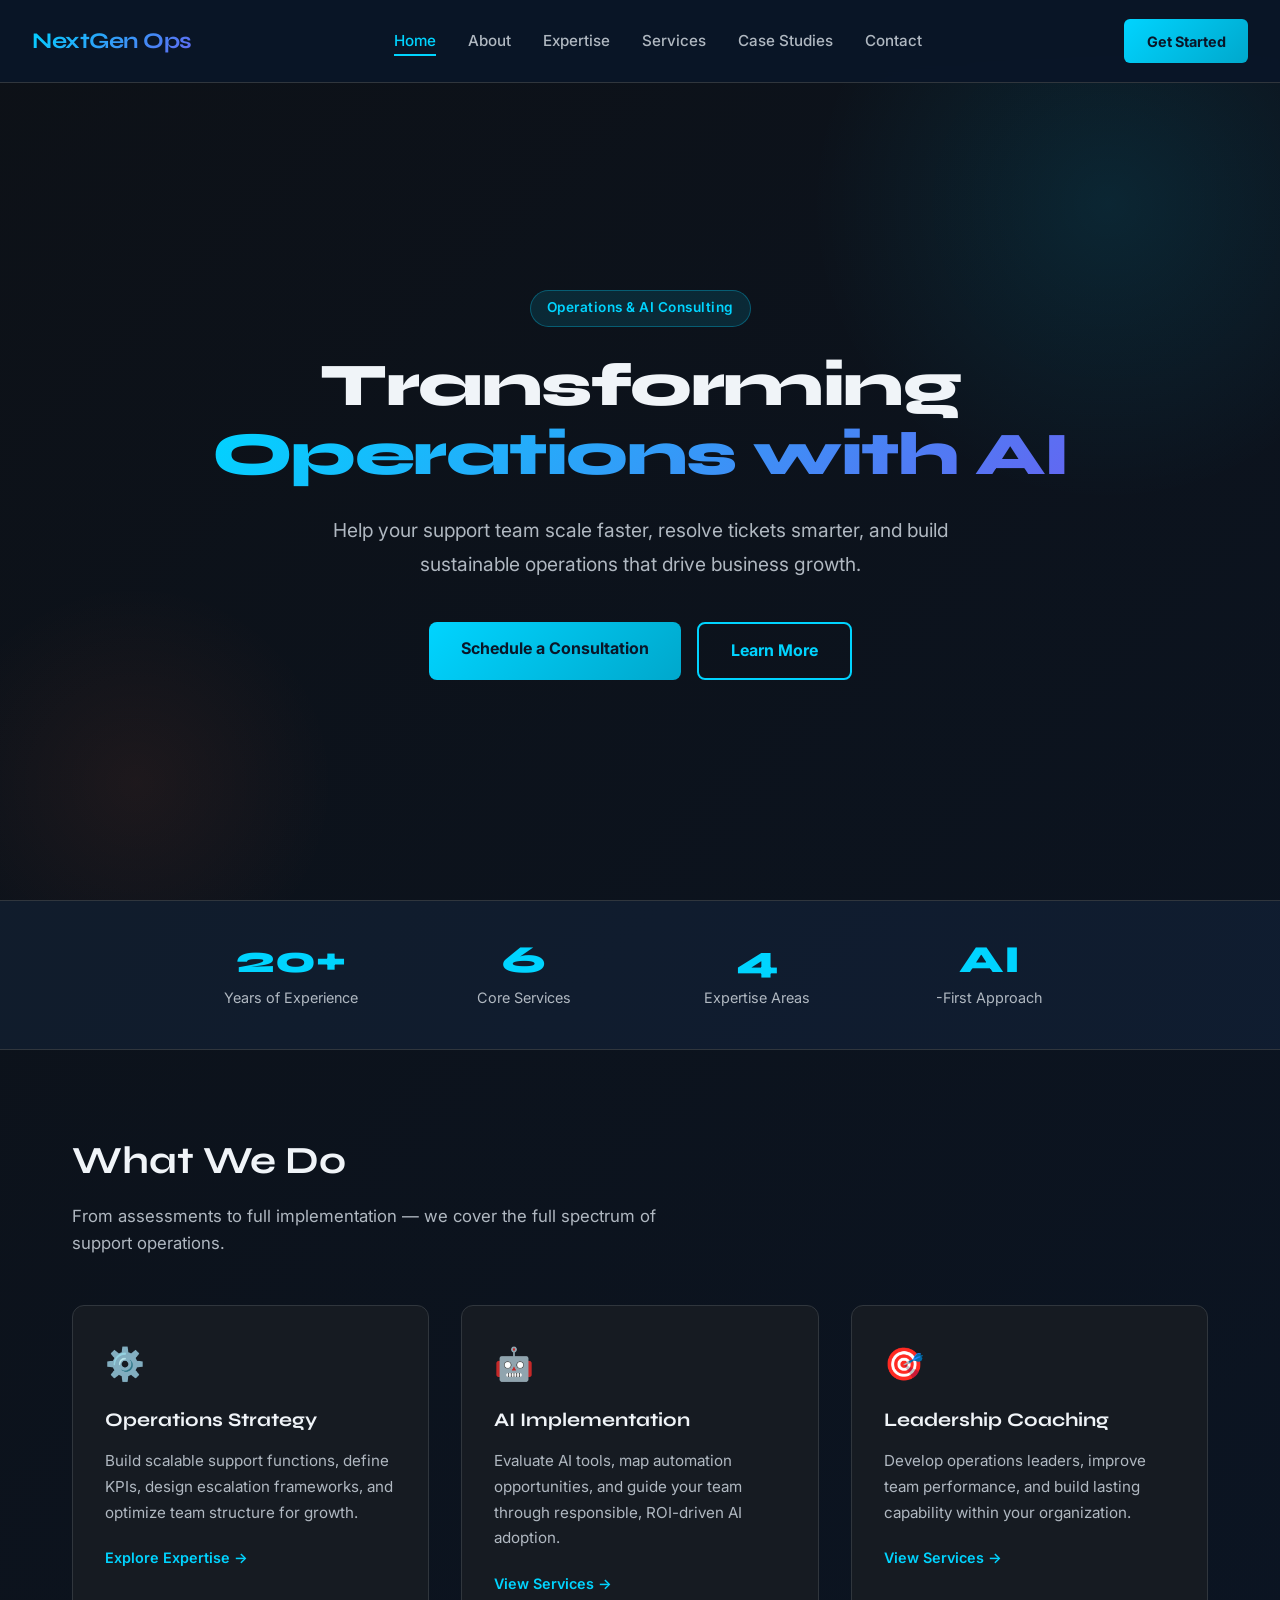
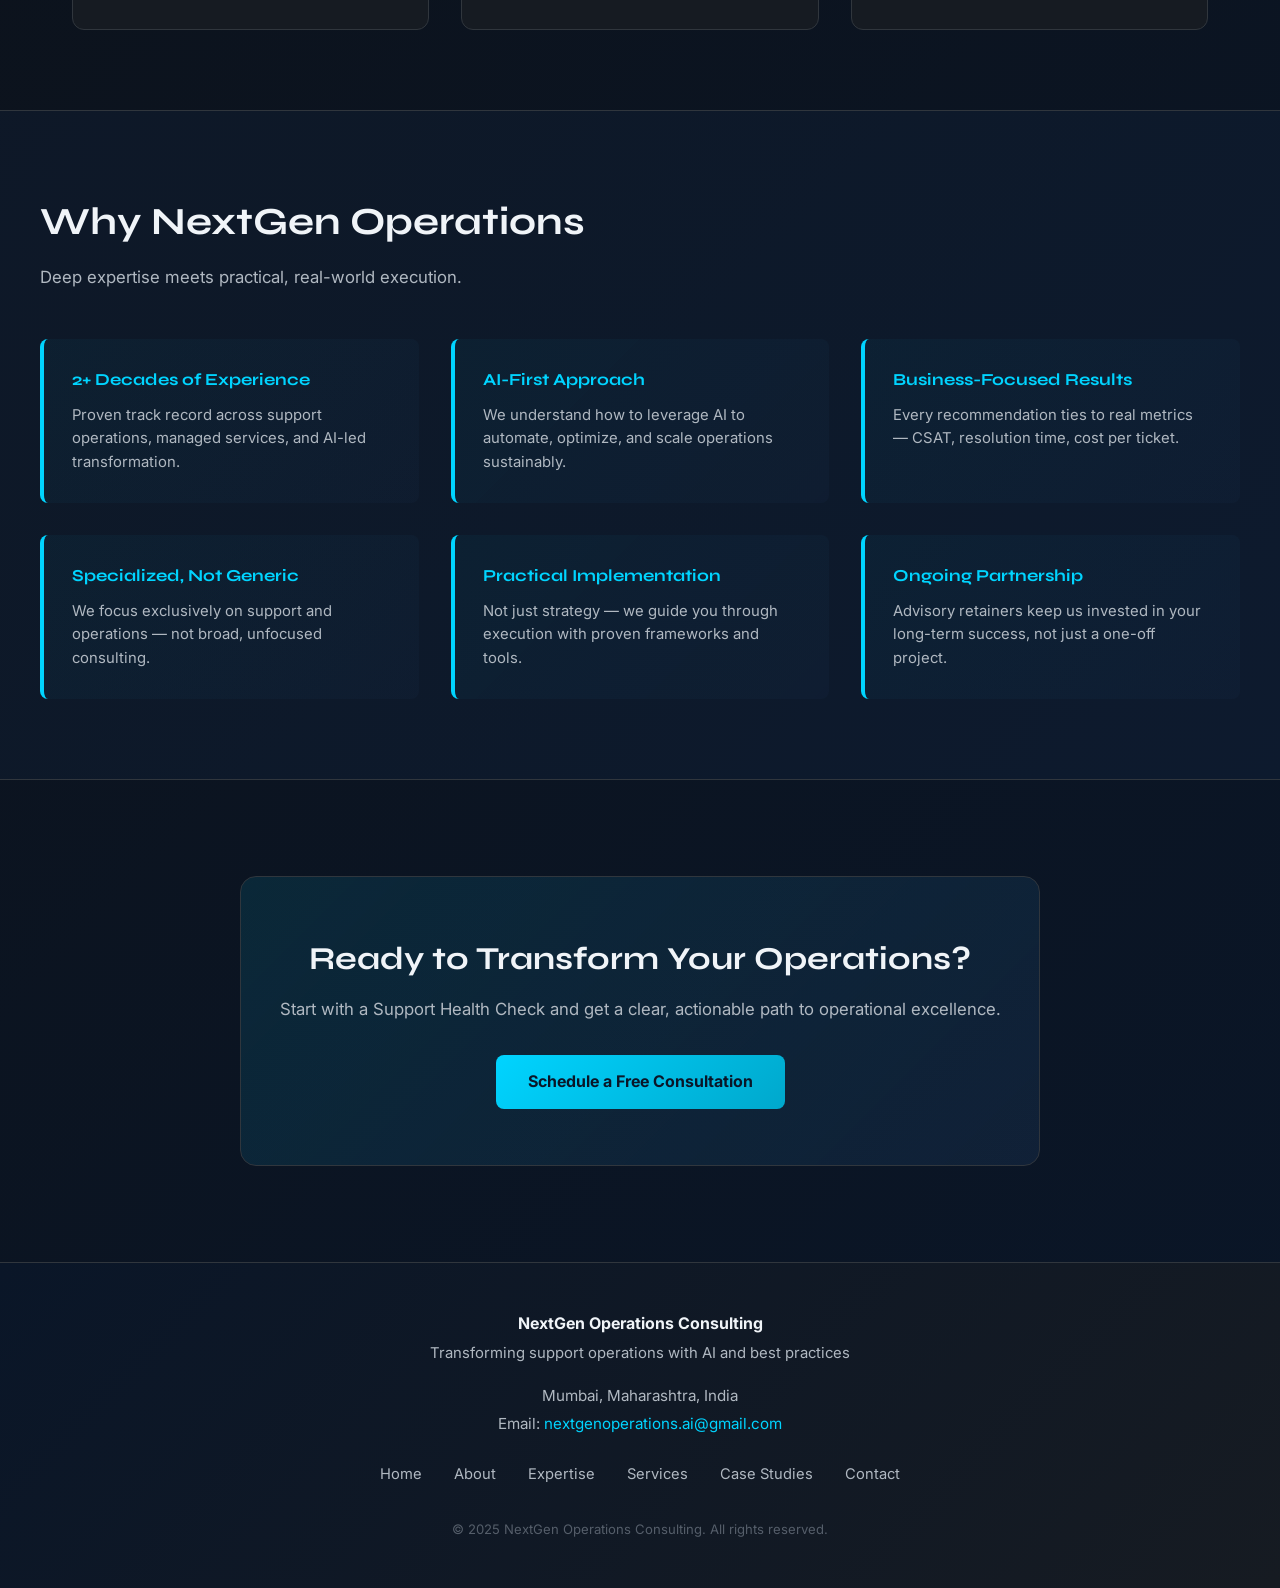
<file: index.html>
<!DOCTYPE html>
<html lang="en">
<head>
    <meta charset="UTF-8">
    <meta name="viewport" content="width=device-width, initial-scale=1.0">
    <title>NextGen Operations | Support & Operations Transformation</title>
    <link rel="stylesheet" href="styles.css">
    <style>
        /* ── Home Hero ── */
        .home-hero {
            min-height: calc(100vh - 70px);
            display: flex;
            align-items: center;
            justify-content: center;
            text-align: center;
            padding: 4rem 2rem;
            position: relative;
            overflow: hidden;
        }

        .home-hero::before {
            content: '';
            position: absolute;
            top: -20%; right: -10%;
            width: 600px; height: 600px;
            background: radial-gradient(circle, rgba(0,212,255,0.1) 0%, transparent 70%);
            border-radius: 50%;
            animation: float 8s ease-in-out infinite;
        }

        .home-hero::after {
            content: '';
            position: absolute;
            bottom: -10%; left: -5%;
            width: 400px; height: 400px;
            background: radial-gradient(circle, rgba(255,107,53,0.07) 0%, transparent 70%);
            border-radius: 50%;
            animation: float 11s ease-in-out infinite reverse;
        }

        .hero-content {
            position: relative;
            z-index: 1;
            max-width: 860px;
            margin: 0 auto;
            animation: fadeUp 0.9s ease-out both;
        }

        .hero-tag {
            display: inline-block;
            padding: 0.4rem 1rem;
            background: rgba(0,212,255,0.12);
            border: 1px solid rgba(0,212,255,0.3);
            border-radius: 20px;
            font-size: 0.85rem;
            color: var(--accent);
            font-weight: 600;
            margin-bottom: 1.5rem;
            letter-spacing: 0.5px;
        }

        .home-hero h1 {
            font-family: 'Syne', sans-serif;
            font-size: 3.8rem;
            font-weight: 800;
            line-height: 1.15;
            letter-spacing: -1.5px;
            margin-bottom: 1.5rem;
        }

        .home-hero h1 .highlight {
            background: linear-gradient(135deg, var(--accent) 0%, #6366f1 100%);
            -webkit-background-clip: text;
            -webkit-text-fill-color: transparent;
            background-clip: text;
        }

        .home-hero p {
            font-size: 1.2rem;
            color: var(--text-secondary);
            max-width: 620px;
            margin: 0 auto 2.5rem;
            line-height: 1.75;
        }

        .hero-buttons {
            display: flex;
            gap: 1rem;
            justify-content: center;
            flex-wrap: wrap;
        }

        /* ── Stats bar ── */
        .stats-bar {
            background: rgba(30,58,95,0.25);
            border-top: 1px solid var(--border);
            border-bottom: 1px solid var(--border);
            padding: 2.5rem 2rem;
        }

        .stats-inner {
            max-width: 900px;
            margin: 0 auto;
            display: grid;
            grid-template-columns: repeat(auto-fit, minmax(180px, 1fr));
            gap: 2rem;
            text-align: center;
        }

        .stat-number {
            font-family: 'Syne', sans-serif;
            font-size: 2.4rem;
            font-weight: 800;
            color: var(--accent);
            line-height: 1;
        }

        .stat-label {
            font-size: 0.9rem;
            color: var(--text-secondary);
            margin-top: 0.4rem;
        }

        /* ── What we do (home preview) ── */
        .what-we-do {
            padding: 5rem 2rem;
            max-width: 1200px;
            margin: 0 auto;
        }

        .what-we-do h2 {
            font-family: 'Syne', sans-serif;
            font-size: 2.4rem;
            font-weight: 700;
            margin-bottom: 0.75rem;
        }

        .preview-card {
            padding: 2rem;
            background: var(--bg-card);
            border: 1px solid var(--border);
            border-radius: 12px;
            transition: all 0.3s ease;
        }

        .preview-card:hover {
            border-color: var(--accent);
            transform: translateY(-6px);
            box-shadow: 0 20px 40px rgba(0,212,255,0.1);
        }

        .preview-icon {
            font-size: 2rem;
            margin-bottom: 1rem;
        }

        .preview-card h3 {
            font-family: 'Syne', sans-serif;
            font-size: 1.2rem;
            margin-bottom: 0.75rem;
            color: var(--text-primary);
        }

        .preview-card p {
            color: var(--text-secondary);
            font-size: 0.95rem;
            line-height: 1.7;
            margin-bottom: 1.25rem;
        }

        .preview-card a {
            color: var(--accent);
            text-decoration: none;
            font-size: 0.9rem;
            font-weight: 600;
            transition: opacity 0.2s;
        }

        .preview-card a:hover { opacity: 0.75; }

        /* ── Why choose (home) ── */
        .why-section {
            padding: 5rem 2rem;
            background: rgba(30,58,95,0.15);
            border-top: 1px solid var(--border);
            border-bottom: 1px solid var(--border);
        }

        .why-inner {
            max-width: 1200px;
            margin: 0 auto;
        }

        .benefit-item {
            padding: 1.75rem;
            background: linear-gradient(135deg, rgba(0,212,255,0.04) 0%, rgba(30,58,95,0.1) 100%);
            border-left: 4px solid var(--accent);
            border-radius: 8px;
            transition: transform 0.3s ease;
        }

        .benefit-item:hover { transform: translateX(6px); }

        .benefit-item h4 {
            font-family: 'Syne', sans-serif;
            font-size: 1.05rem;
            color: var(--accent);
            margin-bottom: 0.6rem;
        }

        .benefit-item p {
            color: var(--text-secondary);
            font-size: 0.93rem;
            line-height: 1.6;
        }
    </style>
</head>
<body>

<!-- Navigation -->
<nav>
    <a href="index.html" class="logo">NextGen Ops</a>
    <ul class="nav-links">
        <li><a href="index.html" class="active">Home</a></li>
        <li><a href="about.html">About</a></li>
        <li><a href="expertise.html">Expertise</a></li>
        <li><a href="services.html">Services</a></li>
        <li><a href="case-studies.html">Case Studies</a></li>
        <li><a href="contact.html">Contact</a></li>
    </ul>
    <a href="mailto:nextgenoperations.ai@gmail.com" class="nav-cta">Get Started</a>
</nav>

<div class="page-wrapper">

    <!-- Hero -->
    <section class="home-hero">
        <div class="hero-content">
            <div class="hero-tag">Operations & AI Consulting</div>
            <h1>Transforming <span class="highlight">Operations with AI</span></h1>
            <p>Help your support team scale faster, resolve tickets smarter, and build sustainable operations that drive business growth.</p>
            <div class="hero-buttons">
                <a href="mailto:nextgenoperations.ai@gmail.com" class="btn-primary">Schedule a Consultation</a>
                <a href="about.html" class="btn-secondary">Learn More</a>
            </div>
        </div>
    </section>

    <!-- Stats -->
    <div class="stats-bar">
        <div class="stats-inner">
            <div>
                <div class="stat-number">20+</div>
                <div class="stat-label">Years of Experience</div>
            </div>
            <div>
                <div class="stat-number">6</div>
                <div class="stat-label">Core Services</div>
            </div>
            <div>
                <div class="stat-number">4</div>
                <div class="stat-label">Expertise Areas</div>
            </div>
            <div>
                <div class="stat-number">AI</div>
                <div class="stat-label">-First Approach</div>
            </div>
        </div>
    </div>

    <!-- What We Do -->
    <div class="what-we-do">
        <h2>What We Do</h2>
        <p class="section-subtitle">From assessments to full implementation — we cover the full spectrum of support operations.</p>
        <div class="grid-3" style="margin-top: 2.5rem;">
            <div class="preview-card">
                <div class="preview-icon">⚙️</div>
                <h3>Operations Strategy</h3>
                <p>Build scalable support functions, define KPIs, design escalation frameworks, and optimize team structure for growth.</p>
                <a href="expertise.html">Explore Expertise →</a>
            </div>
            <div class="preview-card">
                <div class="preview-icon">🤖</div>
                <h3>AI Implementation</h3>
                <p>Evaluate AI tools, map automation opportunities, and guide your team through responsible, ROI-driven AI adoption.</p>
                <a href="services.html">View Services →</a>
            </div>
            <div class="preview-card">
                <div class="preview-icon">🎯</div>
                <h3>Leadership Coaching</h3>
                <p>Develop operations leaders, improve team performance, and build lasting capability within your organization.</p>
                <a href="services.html">View Services →</a>
            </div>
        </div>
    </div>

    <!-- Why Choose -->
    <div class="why-section">
        <div class="why-inner">
            <h2 style="font-family:'Syne',sans-serif;font-size:2.4rem;font-weight:700;margin-bottom:0.75rem;">Why NextGen Operations</h2>
            <p class="section-subtitle">Deep expertise meets practical, real-world execution.</p>
            <div class="grid-3" style="margin-top:2rem;">
                <div class="benefit-item">
                    <h4>2+ Decades of Experience</h4>
                    <p>Proven track record across support operations, managed services, and AI-led transformation.</p>
                </div>
                <div class="benefit-item">
                    <h4>AI-First Approach</h4>
                    <p>We understand how to leverage AI to automate, optimize, and scale operations sustainably.</p>
                </div>
                <div class="benefit-item">
                    <h4>Business-Focused Results</h4>
                    <p>Every recommendation ties to real metrics — CSAT, resolution time, cost per ticket.</p>
                </div>
                <div class="benefit-item">
                    <h4>Specialized, Not Generic</h4>
                    <p>We focus exclusively on support and operations — not broad, unfocused consulting.</p>
                </div>
                <div class="benefit-item">
                    <h4>Practical Implementation</h4>
                    <p>Not just strategy — we guide you through execution with proven frameworks and tools.</p>
                </div>
                <div class="benefit-item">
                    <h4>Ongoing Partnership</h4>
                    <p>Advisory retainers keep us invested in your long-term success, not just a one-off project.</p>
                </div>
            </div>
        </div>
    </div>

    <!-- CTA -->
    <div style="padding: 2rem;">
        <div class="cta-banner">
            <h2>Ready to Transform Your Operations?</h2>
            <p>Start with a Support Health Check and get a clear, actionable path to operational excellence.</p>
            <a href="mailto:nextgenoperations.ai@gmail.com" class="btn-primary">Schedule a Free Consultation</a>
        </div>
    </div>

</div>

<!-- Footer -->
<footer>
    <div class="footer-inner">
        <p><strong>NextGen Operations Consulting</strong></p>
        <p style="font-size:0.93rem;margin-top:0.3rem;">Transforming support operations with AI and best practices</p>
        <div class="footer-contact">
            <p>Mumbai, Maharashtra, India</p>
            <p>Email: <a href="mailto:nextgenoperations.ai@gmail.com">nextgenoperations.ai@gmail.com</a></p>
        </div>
        <div class="footer-links">
            <a href="index.html">Home</a>
            <a href="about.html">About</a>
            <a href="expertise.html">Expertise</a>
            <a href="services.html">Services</a>
            <a href="case-studies.html">Case Studies</a>
            <a href="contact.html">Contact</a>
        </div>
        <p class="footer-copy">© 2025 NextGen Operations Consulting. All rights reserved.</p>
    </div>
</footer>

</body>
</html>
</file>
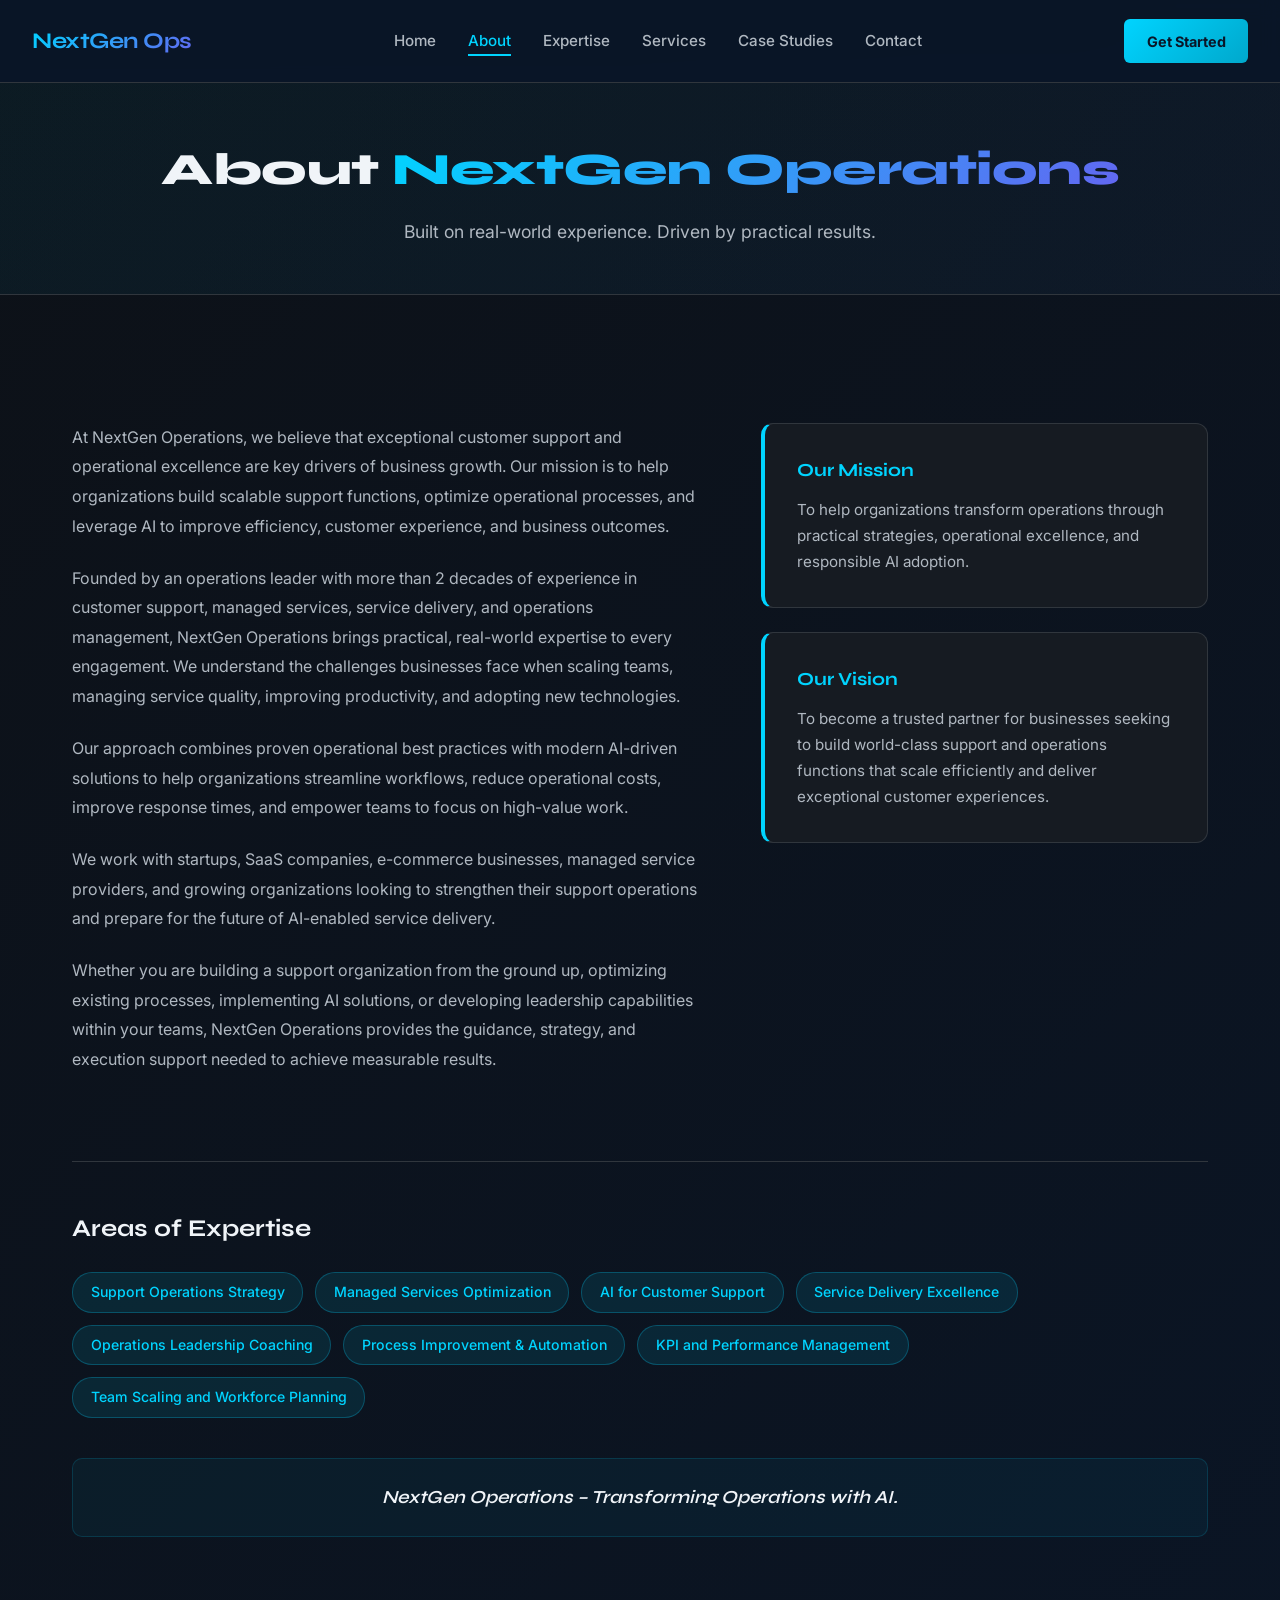
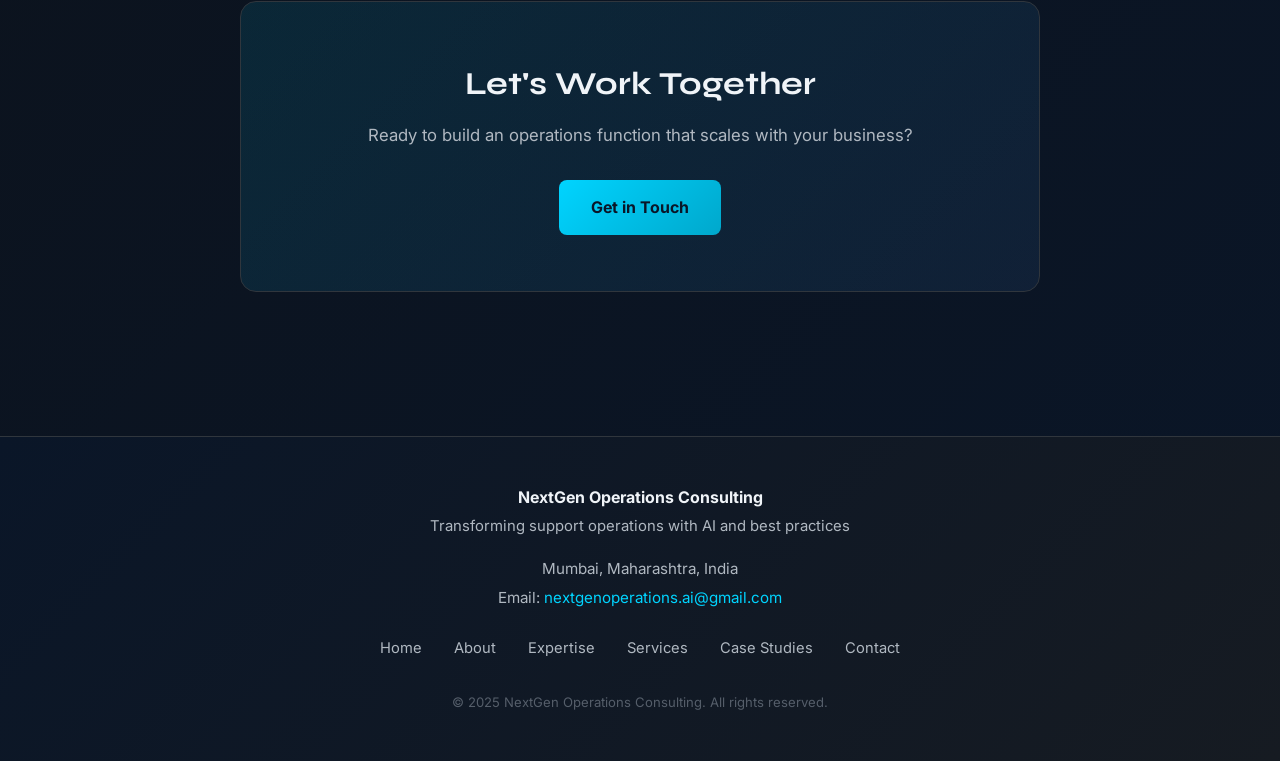
<file: about.html>
<!DOCTYPE html>
<html lang="en">
<head>
    <meta charset="UTF-8">
    <meta name="viewport" content="width=device-width, initial-scale=1.0">
    <title>About | NextGen Operations</title>
    <link rel="stylesheet" href="styles.css">
    <style>
        .about-grid {
            display: grid;
            grid-template-columns: 1.4fr 1fr;
            gap: 4rem;
            margin-top: 3rem;
            align-items: start;
        }

        .about-body p {
            color: var(--text-secondary);
            font-size: 1rem;
            line-height: 1.85;
            margin-bottom: 1.4rem;
        }

        .mv-card {
            padding: 2rem;
            background: var(--bg-card);
            border: 1px solid var(--border);
            border-radius: 12px;
            border-left: 4px solid var(--accent);
            margin-bottom: 1.5rem;
        }

        .mv-card h3 {
            font-family: 'Syne', sans-serif;
            font-size: 1.15rem;
            color: var(--accent);
            margin-bottom: 0.75rem;
        }

        .mv-card p {
            color: var(--text-secondary);
            font-size: 0.95rem;
            line-height: 1.7;
        }

        .expertise-section {
            margin-top: 4rem;
            padding-top: 3rem;
            border-top: 1px solid var(--border);
        }

        .expertise-section h3 {
            font-family: 'Syne', sans-serif;
            font-size: 1.5rem;
            font-weight: 700;
            margin-bottom: 1.5rem;
        }

        .tag-list {
            display: flex;
            flex-wrap: wrap;
            gap: 0.75rem;
        }

        .tag {
            padding: 0.5rem 1.1rem;
            background: rgba(0,212,255,0.1);
            border: 1px solid rgba(0,212,255,0.25);
            border-radius: 20px;
            font-size: 0.88rem;
            color: var(--accent);
            font-weight: 500;
        }

        .tagline {
            margin-top: 2.5rem;
            font-family: 'Syne', sans-serif;
            font-size: 1.15rem;
            font-weight: 600;
            color: var(--text-primary);
            font-style: italic;
            text-align: center;
            padding: 1.5rem;
            background: rgba(0,212,255,0.05);
            border-radius: 10px;
            border: 1px solid rgba(0,212,255,0.15);
        }

        @media (max-width: 900px) {
            .about-grid { grid-template-columns: 1fr; gap: 2rem; }
        }
    </style>
</head>
<body>

<!-- Navigation -->
<nav>
    <a href="index.html" class="logo">NextGen Ops</a>
    <ul class="nav-links">
        <li><a href="index.html">Home</a></li>
        <li><a href="about.html" class="active">About</a></li>
        <li><a href="expertise.html">Expertise</a></li>
        <li><a href="services.html">Services</a></li>
        <li><a href="case-studies.html">Case Studies</a></li>
        <li><a href="contact.html">Contact</a></li>
    </ul>
    <a href="mailto:nextgenoperations.ai@gmail.com" class="nav-cta">Get Started</a>
</nav>

<div class="page-wrapper">

    <!-- Page Hero -->
    <div class="page-hero">
        <h1>About <span class="highlight">NextGen Operations</span></h1>
        <p>Built on real-world experience. Driven by practical results.</p>
    </div>

    <!-- About Content -->
    <div class="section">
        <div class="about-grid">
            <div class="about-body">
                <p>At NextGen Operations, we believe that exceptional customer support and operational excellence are key drivers of business growth. Our mission is to help organizations build scalable support functions, optimize operational processes, and leverage AI to improve efficiency, customer experience, and business outcomes.</p>

                <p>Founded by an operations leader with more than 2 decades of experience in customer support, managed services, service delivery, and operations management, NextGen Operations brings practical, real-world expertise to every engagement. We understand the challenges businesses face when scaling teams, managing service quality, improving productivity, and adopting new technologies.</p>

                <p>Our approach combines proven operational best practices with modern AI-driven solutions to help organizations streamline workflows, reduce operational costs, improve response times, and empower teams to focus on high-value work.</p>

                <p>We work with startups, SaaS companies, e-commerce businesses, managed service providers, and growing organizations looking to strengthen their support operations and prepare for the future of AI-enabled service delivery.</p>

                <p>Whether you are building a support organization from the ground up, optimizing existing processes, implementing AI solutions, or developing leadership capabilities within your teams, NextGen Operations provides the guidance, strategy, and execution support needed to achieve measurable results.</p>
            </div>

            <div class="about-sidebar">
                <div class="mv-card">
                    <h3>Our Mission</h3>
                    <p>To help organizations transform operations through practical strategies, operational excellence, and responsible AI adoption.</p>
                </div>
                <div class="mv-card">
                    <h3>Our Vision</h3>
                    <p>To become a trusted partner for businesses seeking to build world-class support and operations functions that scale efficiently and deliver exceptional customer experiences.</p>
                </div>
            </div>
        </div>

        <!-- Expertise Tags -->
        <div class="expertise-section">
            <h3>Areas of Expertise</h3>
            <div class="tag-list">
                <span class="tag">Support Operations Strategy</span>
                <span class="tag">Managed Services Optimization</span>
                <span class="tag">AI for Customer Support</span>
                <span class="tag">Service Delivery Excellence</span>
                <span class="tag">Operations Leadership Coaching</span>
                <span class="tag">Process Improvement & Automation</span>
                <span class="tag">KPI and Performance Management</span>
                <span class="tag">Team Scaling and Workforce Planning</span>
            </div>
            <div class="tagline">NextGen Operations – Transforming Operations with AI.</div>
        </div>

        <!-- CTA -->
        <div class="cta-banner">
            <h2>Let's Work Together</h2>
            <p>Ready to build an operations function that scales with your business?</p>
            <a href="mailto:nextgenoperations.ai@gmail.com" class="btn-primary">Get in Touch</a>
        </div>
    </div>

</div>

<!-- Footer -->
<footer>
    <div class="footer-inner">
        <p><strong>NextGen Operations Consulting</strong></p>
        <p style="font-size:0.93rem;margin-top:0.3rem;">Transforming support operations with AI and best practices</p>
        <div class="footer-contact">
            <p>Mumbai, Maharashtra, India</p>
            <p>Email: <a href="mailto:nextgenoperations.ai@gmail.com">nextgenoperations.ai@gmail.com</a></p>
        </div>
        <div class="footer-links">
            <a href="index.html">Home</a>
            <a href="about.html">About</a>
            <a href="expertise.html">Expertise</a>
            <a href="services.html">Services</a>
            <a href="case-studies.html">Case Studies</a>
            <a href="contact.html">Contact</a>
        </div>
        <p class="footer-copy">© 2025 NextGen Operations Consulting. All rights reserved.</p>
    </div>
</footer>

</body>
</html>
</file>
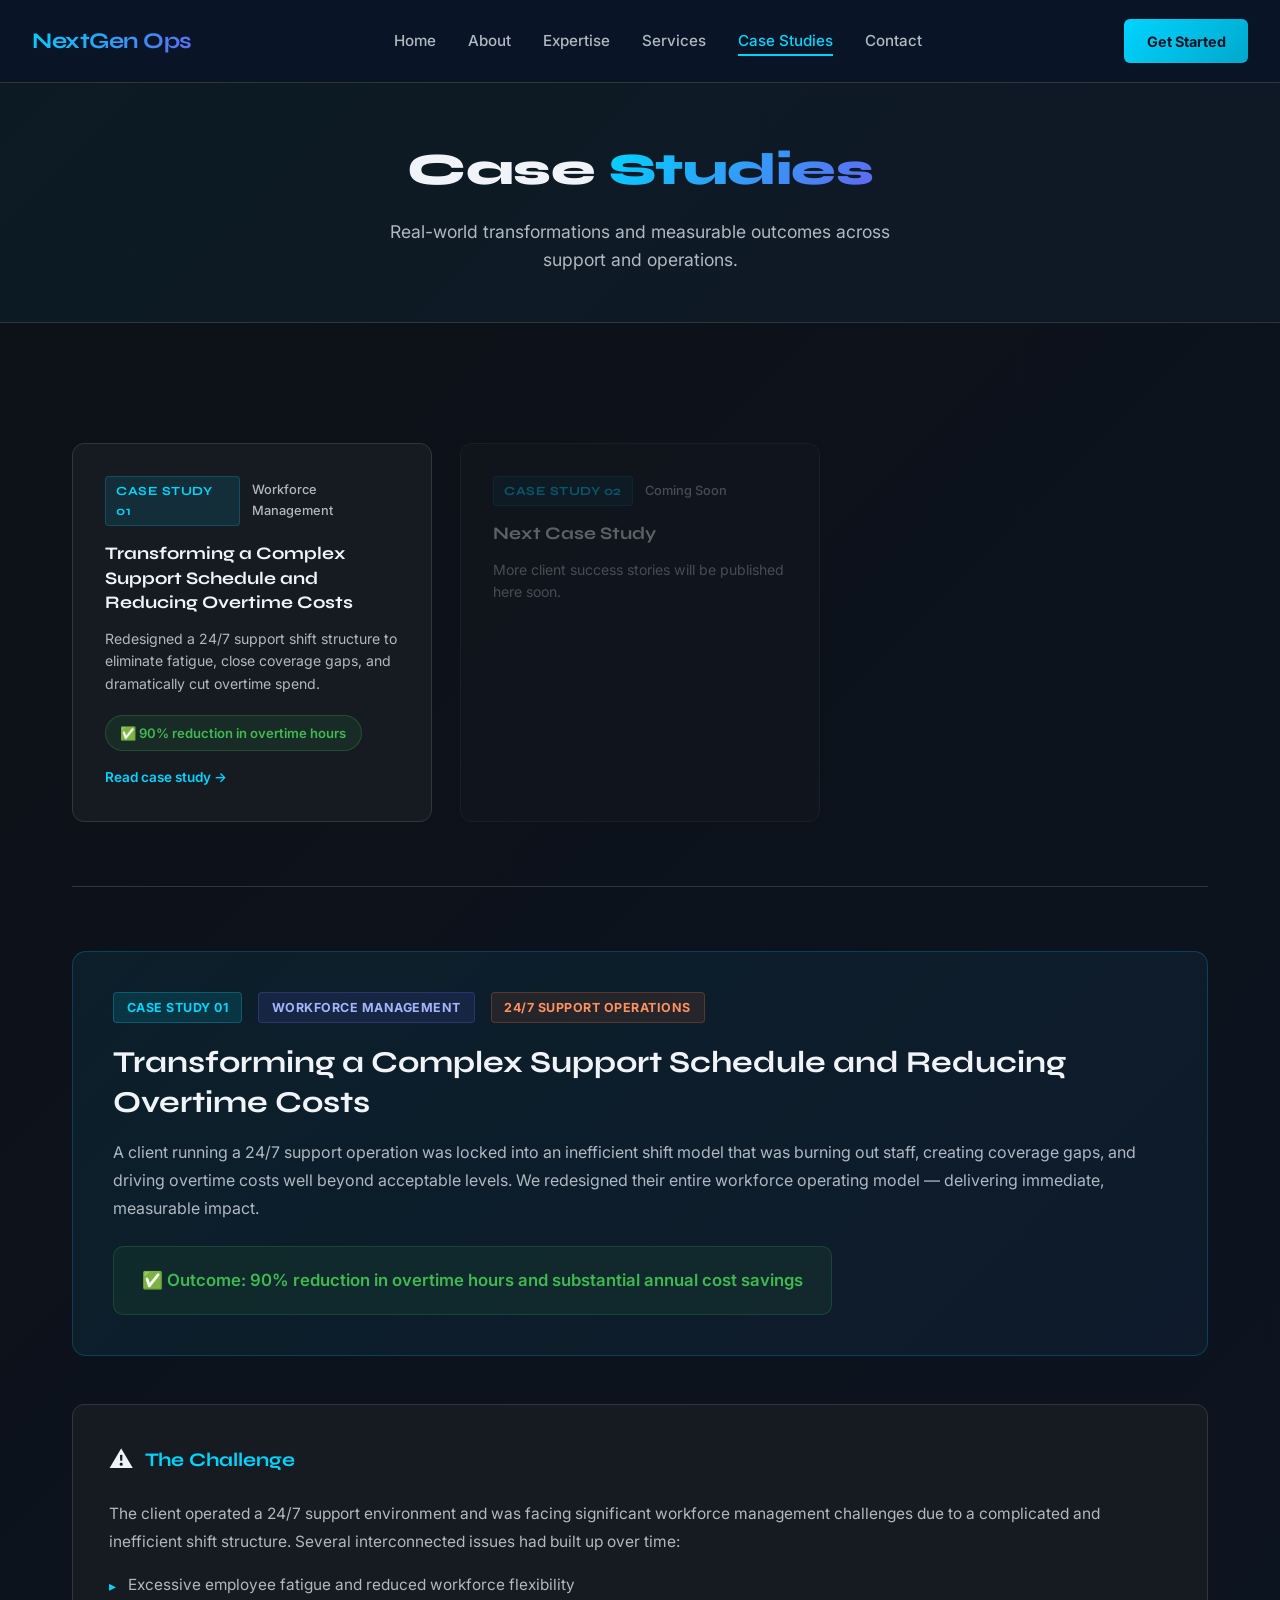
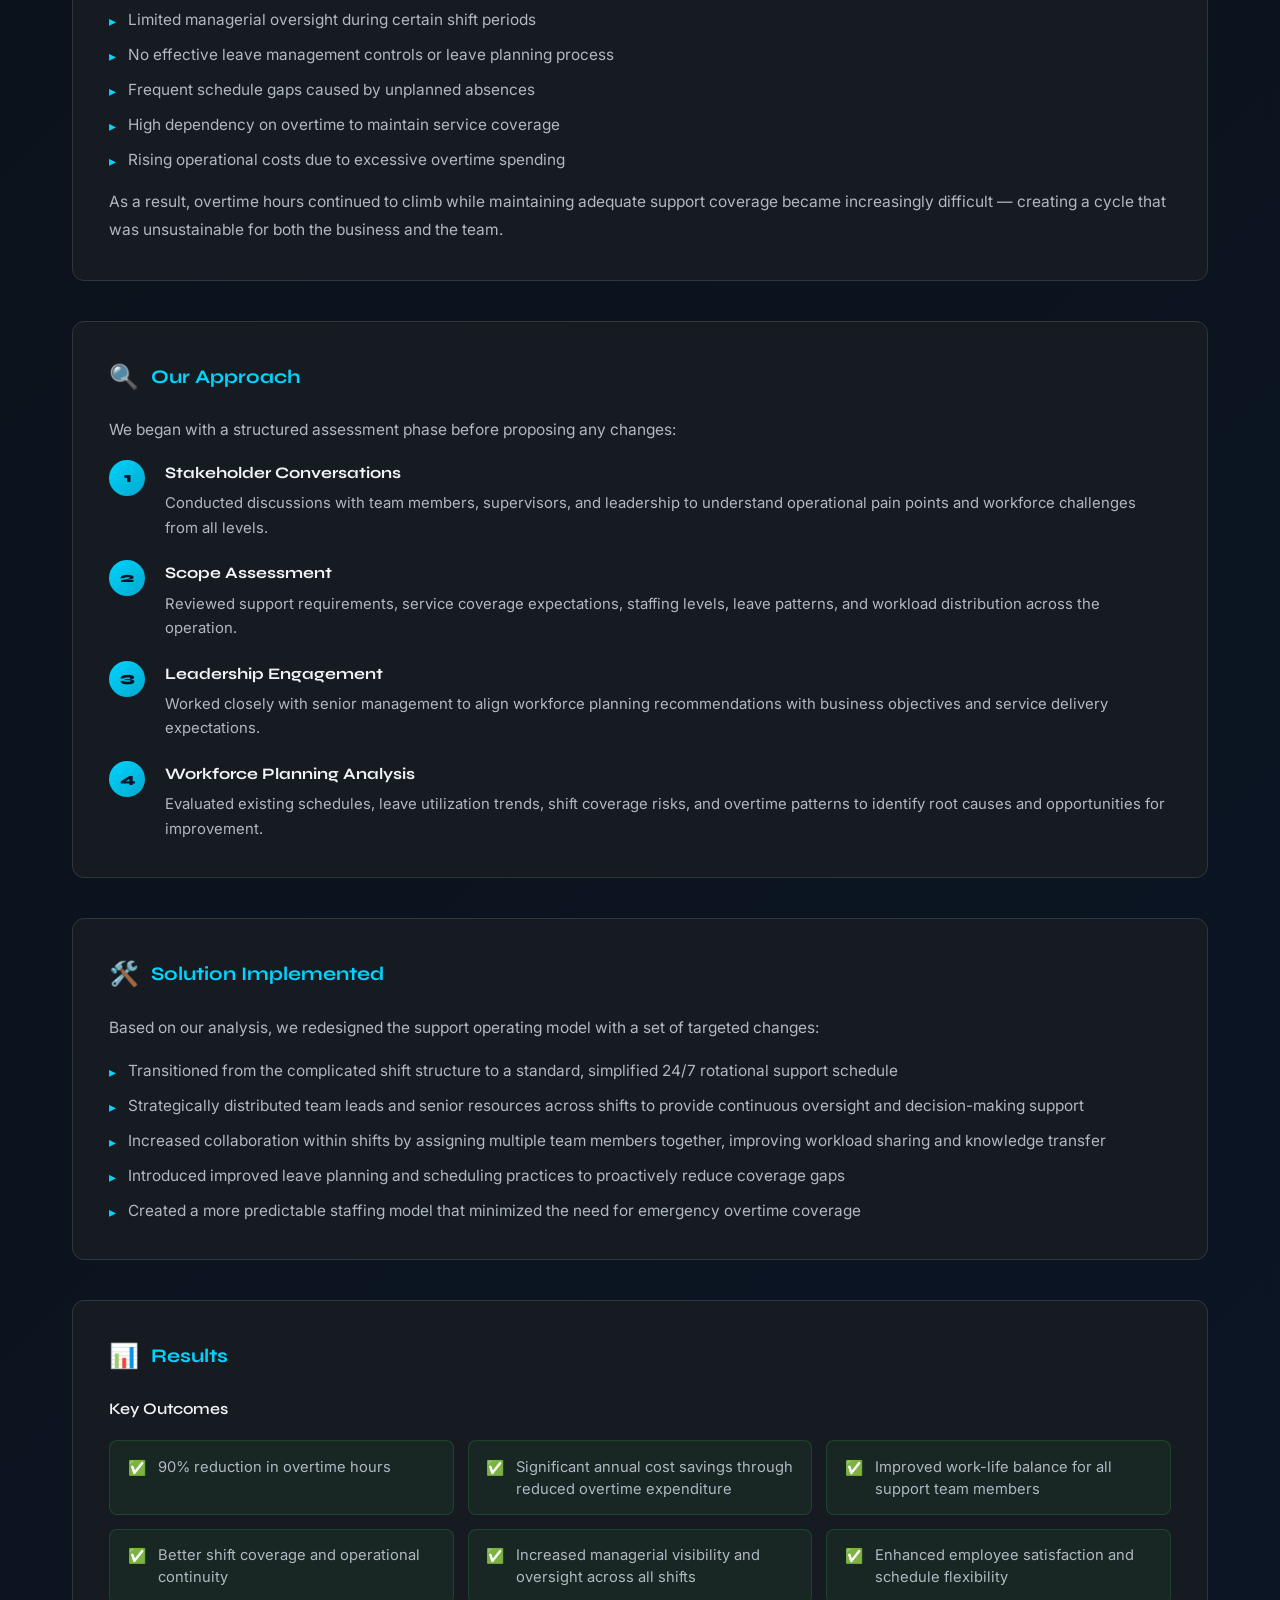
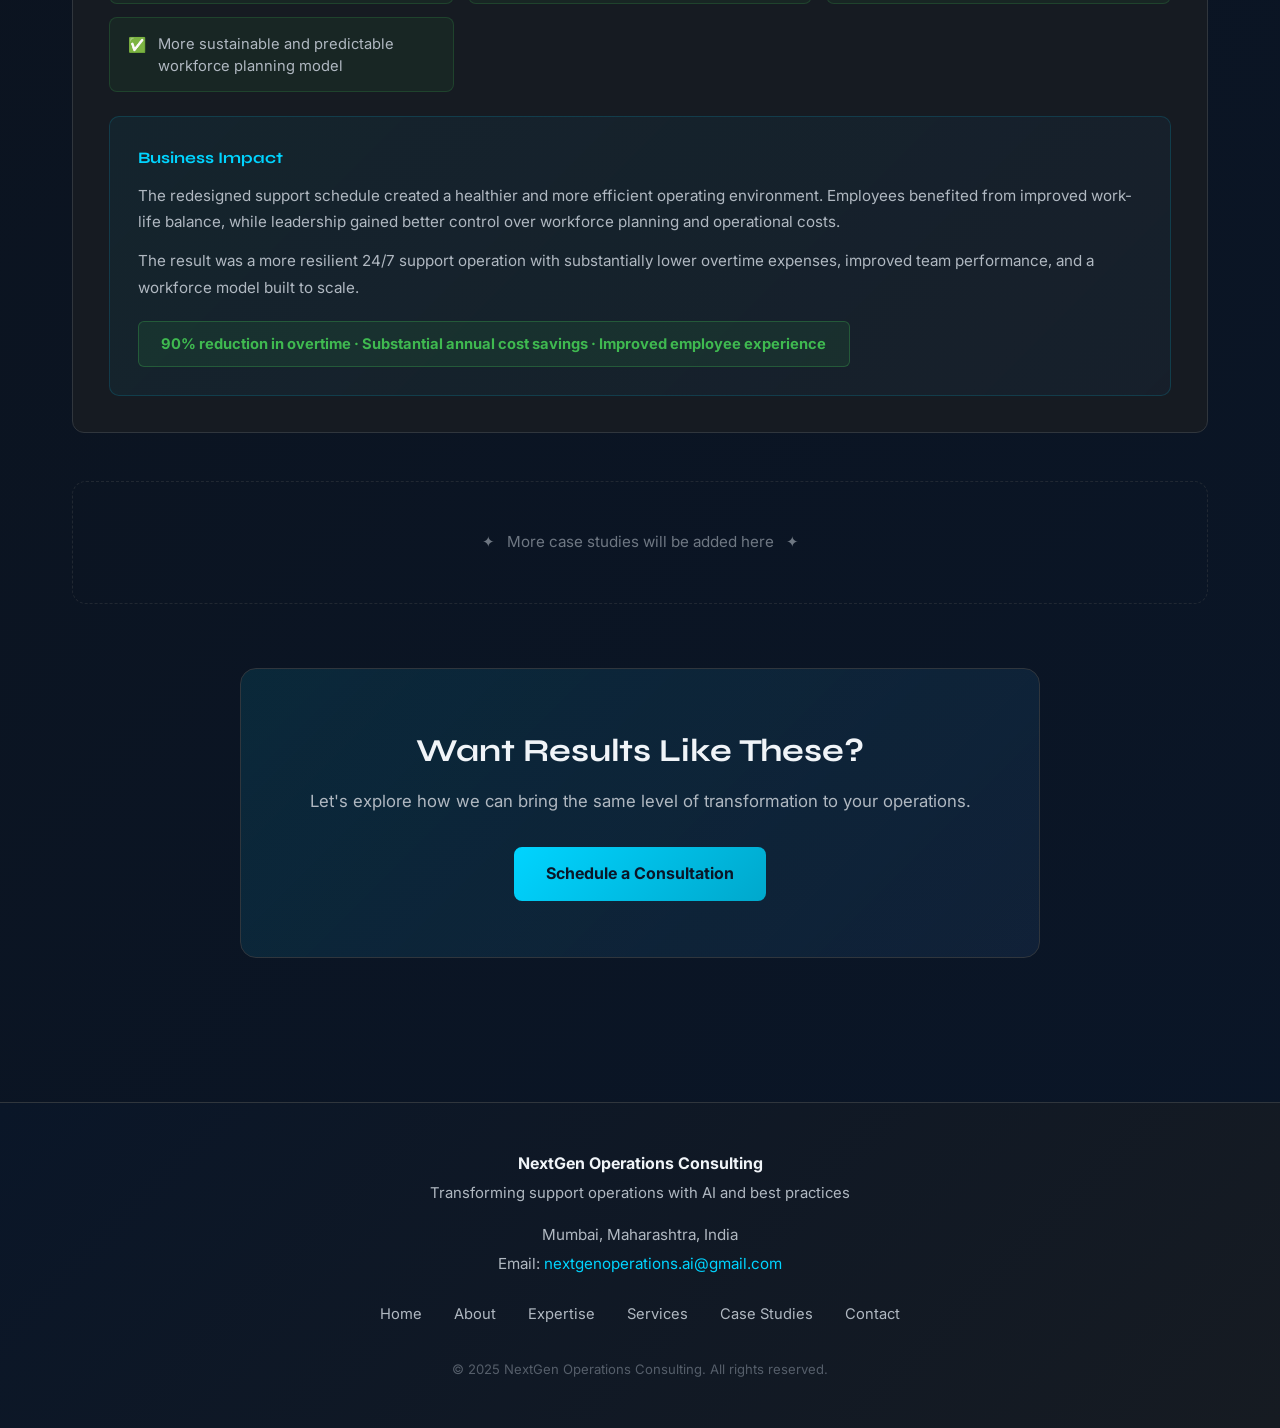
<file: case-studies.html>
<!DOCTYPE html>
<html lang="en">
<head>
    <meta charset="UTF-8">
    <meta name="viewport" content="width=device-width, initial-scale=1.0">
    <title>Case Studies | NextGen Operations</title>
    <link rel="stylesheet" href="styles.css">
    <style>

        /* ── Case Study Card Grid (top navigation) ── */
        .cs-card-grid {
            display: grid;
            grid-template-columns: repeat(auto-fill, minmax(320px, 1fr));
            gap: 1.75rem;
            margin-top: 2.5rem;
        }

        .cs-nav-card {
            padding: 2rem;
            background: var(--bg-card);
            border: 1px solid var(--border);
            border-radius: 12px;
            cursor: pointer;
            transition: all 0.3s ease;
            text-decoration: none;
            display: block;
            position: relative;
            overflow: hidden;
        }

        .cs-nav-card::before {
            content: '';
            position: absolute;
            top: 0; left: 0; right: 0;
            height: 3px;
            background: linear-gradient(90deg, var(--accent), #6366f1);
            opacity: 0;
            transition: opacity 0.3s ease;
        }

        .cs-nav-card:hover {
            border-color: var(--accent);
            transform: translateY(-5px);
            box-shadow: 0 16px 36px rgba(0,212,255,0.1);
        }

        .cs-nav-card:hover::before { opacity: 1; }

        .cs-card-meta {
            display: flex;
            align-items: center;
            gap: 0.75rem;
            margin-bottom: 1rem;
        }

        .cs-number {
            font-family: 'Syne', sans-serif;
            font-size: 0.78rem;
            font-weight: 700;
            color: var(--accent);
            background: rgba(0,212,255,0.1);
            border: 1px solid rgba(0,212,255,0.2);
            padding: 0.25rem 0.65rem;
            border-radius: 4px;
            letter-spacing: 0.5px;
        }

        .cs-domain {
            font-size: 0.8rem;
            color: var(--text-secondary);
            font-weight: 500;
        }

        .cs-nav-card h3 {
            font-family: 'Syne', sans-serif;
            font-size: 1.1rem;
            color: var(--text-primary);
            margin-bottom: 0.75rem;
            line-height: 1.4;
        }

        .cs-nav-card p {
            font-size: 0.88rem;
            color: var(--text-secondary);
            line-height: 1.6;
            margin-bottom: 1.25rem;
        }

        .cs-outcome-pill {
            display: inline-flex;
            align-items: center;
            gap: 0.4rem;
            padding: 0.4rem 0.9rem;
            background: rgba(63,185,80,0.1);
            border: 1px solid rgba(63,185,80,0.25);
            border-radius: 20px;
            font-size: 0.82rem;
            color: var(--success);
            font-weight: 600;
        }

        .cs-read-link {
            display: flex;
            align-items: center;
            gap: 0.4rem;
            color: var(--accent);
            font-size: 0.85rem;
            font-weight: 600;
            margin-top: 1rem;
        }

        /* ── Divider ── */
        .section-divider {
            border: none;
            border-top: 1px solid var(--border);
            margin: 4rem 0;
        }

        /* ── Full Case Study Layout ── */
        .case-study-full {
            scroll-margin-top: 90px;
        }

        .cs-header {
            padding: 2.5rem;
            background: linear-gradient(135deg, rgba(0,212,255,0.07) 0%, rgba(30,58,95,0.2) 100%);
            border: 1px solid rgba(0,212,255,0.2);
            border-radius: 14px;
            margin-bottom: 3rem;
        }

        .cs-header-top {
            display: flex;
            align-items: center;
            gap: 1rem;
            margin-bottom: 1.25rem;
            flex-wrap: wrap;
        }

        .cs-tag {
            font-size: 0.78rem;
            font-weight: 700;
            color: var(--accent);
            background: rgba(0,212,255,0.12);
            border: 1px solid rgba(0,212,255,0.25);
            padding: 0.3rem 0.8rem;
            border-radius: 4px;
            text-transform: uppercase;
            letter-spacing: 0.5px;
        }

        .cs-header h2 {
            font-family: 'Syne', sans-serif;
            font-size: 1.9rem;
            font-weight: 700;
            color: var(--text-primary);
            line-height: 1.3;
            margin-bottom: 1rem;
        }

        .cs-header-summary {
            color: var(--text-secondary);
            font-size: 1rem;
            line-height: 1.75;
        }

        .cs-key-metric {
            margin-top: 1.5rem;
            padding: 1.25rem 1.75rem;
            background: rgba(63,185,80,0.08);
            border: 1px solid rgba(63,185,80,0.2);
            border-radius: 10px;
            display: inline-flex;
            align-items: center;
            gap: 0.75rem;
            font-size: 1.05rem;
            color: var(--success);
            font-weight: 600;
        }

        /* ── CS Section Blocks ── */
        .cs-body {
            display: flex;
            flex-direction: column;
            gap: 2.5rem;
        }

        .cs-section {
            padding: 2.25rem;
            background: var(--bg-card);
            border: 1px solid var(--border);
            border-radius: 12px;
        }

        .cs-section-label {
            display: flex;
            align-items: center;
            gap: 0.75rem;
            margin-bottom: 1.25rem;
        }

        .cs-section-icon {
            font-size: 1.5rem;
        }

        .cs-section-label h3 {
            font-family: 'Syne', sans-serif;
            font-size: 1.2rem;
            font-weight: 700;
            color: var(--accent);
        }

        .cs-section p {
            color: var(--text-secondary);
            font-size: 0.97rem;
            line-height: 1.8;
            margin-bottom: 1rem;
        }

        .cs-section p:last-child { margin-bottom: 0; }

        /* Bullet list */
        .cs-bullets {
            list-style: none;
            display: flex;
            flex-direction: column;
            gap: 0.6rem;
        }

        .cs-bullets li {
            display: flex;
            align-items: flex-start;
            gap: 0.75rem;
            color: var(--text-secondary);
            font-size: 0.96rem;
            line-height: 1.65;
        }

        .cs-bullets li::before {
            content: '▸';
            color: var(--accent);
            font-size: 0.85rem;
            margin-top: 3px;
            flex-shrink: 0;
        }

        /* Numbered steps */
        .cs-steps {
            display: flex;
            flex-direction: column;
            gap: 1.25rem;
        }

        .cs-step {
            display: flex;
            gap: 1.25rem;
            align-items: flex-start;
        }

        .step-badge {
            width: 36px;
            height: 36px;
            border-radius: 50%;
            background: linear-gradient(135deg, var(--accent) 0%, #00a8cc 100%);
            color: var(--primary);
            font-family: 'Syne', sans-serif;
            font-weight: 800;
            font-size: 0.88rem;
            display: flex;
            align-items: center;
            justify-content: center;
            flex-shrink: 0;
        }

        .step-content h4 {
            font-family: 'Syne', sans-serif;
            font-size: 1rem;
            color: var(--text-primary);
            margin-bottom: 0.35rem;
        }

        .step-content p {
            color: var(--text-secondary);
            font-size: 0.93rem;
            line-height: 1.65;
            margin-bottom: 0 !important;
        }

        /* Results */
        .cs-outcomes {
            display: grid;
            grid-template-columns: repeat(auto-fit, minmax(260px, 1fr));
            gap: 0.85rem;
            margin-bottom: 1.5rem;
        }

        .outcome-item {
            display: flex;
            align-items: flex-start;
            gap: 0.75rem;
            padding: 0.9rem 1.1rem;
            background: rgba(63,185,80,0.07);
            border: 1px solid rgba(63,185,80,0.2);
            border-radius: 8px;
        }

        .outcome-check {
            color: var(--success);
            font-size: 1rem;
            flex-shrink: 0;
            margin-top: 1px;
        }

        .outcome-item span {
            color: var(--text-secondary);
            font-size: 0.92rem;
            line-height: 1.5;
        }

        .cs-impact-box {
            padding: 1.75rem;
            background: linear-gradient(135deg, rgba(0,212,255,0.05) 0%, rgba(30,58,95,0.15) 100%);
            border: 1px solid rgba(0,212,255,0.15);
            border-radius: 10px;
            margin-top: 1.5rem;
        }

        .cs-impact-box h4 {
            font-family: 'Syne', sans-serif;
            font-size: 1rem;
            color: var(--accent);
            margin-bottom: 0.75rem;
        }

        .cs-impact-box p {
            color: var(--text-secondary);
            font-size: 0.95rem;
            line-height: 1.75;
            margin-bottom: 0.75rem;
        }

        .cs-bottom-outcome {
            display: inline-block;
            margin-top: 0.5rem;
            padding: 0.65rem 1.4rem;
            background: rgba(63,185,80,0.1);
            border: 1px solid rgba(63,185,80,0.3);
            border-radius: 6px;
            font-weight: 700;
            font-size: 0.92rem;
            color: var(--success);
        }

        /* ── More coming soon ── */
        .more-coming {
            padding: 3rem 2rem;
            text-align: center;
            border: 1px dashed var(--border);
            border-radius: 14px;
            margin-top: 3rem;
            opacity: 0.6;
        }

        .more-coming p {
            color: var(--text-secondary);
            font-size: 0.95rem;
        }

        @media (max-width: 768px) {
            .cs-header h2 { font-size: 1.5rem; }
            .cs-outcomes { grid-template-columns: 1fr; }
        }
    </style>
</head>
<body>

<!-- Navigation -->
<nav>
    <a href="index.html" class="logo">NextGen Ops</a>
    <ul class="nav-links">
        <li><a href="index.html">Home</a></li>
        <li><a href="about.html">About</a></li>
        <li><a href="expertise.html">Expertise</a></li>
        <li><a href="services.html">Services</a></li>
        <li><a href="case-studies.html" class="active">Case Studies</a></li>
        <li><a href="contact.html">Contact</a></li>
    </ul>
    <a href="mailto:nextgenoperations.ai@gmail.com" class="nav-cta">Get Started</a>
</nav>

<div class="page-wrapper">

    <!-- Page Hero -->
    <div class="page-hero">
        <h1>Case <span class="highlight">Studies</span></h1>
        <p>Real-world transformations and measurable outcomes across support and operations.</p>
    </div>

    <div class="section">

        <!-- ── Card Navigation Grid ── -->
        <!-- Add a new .cs-nav-card here each time you add a new case study below -->
        <div class="cs-card-grid">

            <a href="#cs-001" class="cs-nav-card">
                <div class="cs-card-meta">
                    <span class="cs-number">CASE STUDY 01</span>
                    <span class="cs-domain">Workforce Management</span>
                </div>
                <h3>Transforming a Complex Support Schedule and Reducing Overtime Costs</h3>
                <p>Redesigned a 24/7 support shift structure to eliminate fatigue, close coverage gaps, and dramatically cut overtime spend.</p>
                <div class="cs-outcome-pill">✅ 90% reduction in overtime hours</div>
                <div class="cs-read-link">Read case study →</div>
            </a>

            <!-- PLACEHOLDER — remove when adding Case Study 02 -->
            <div class="cs-nav-card" style="opacity:0.35;cursor:default;pointer-events:none;">
                <div class="cs-card-meta">
                    <span class="cs-number">CASE STUDY 02</span>
                    <span class="cs-domain">Coming Soon</span>
                </div>
                <h3>Next Case Study</h3>
                <p>More client success stories will be published here soon.</p>
            </div>

        </div>

        <hr class="section-divider">

        <!-- ══════════════════════════════════════
             CASE STUDY 01
             To add Case Study 02: copy this entire
             block, change id to "cs-002", and update
             the content below.
        ══════════════════════════════════════ -->
        <div class="case-study-full" id="cs-001">

            <!-- Header -->
            <div class="cs-header">
                <div class="cs-header-top">
                    <span class="cs-tag">Case Study 01</span>
                    <span class="cs-tag" style="background:rgba(99,102,241,0.12);color:#a5b4fc;border-color:rgba(99,102,241,0.25);">Workforce Management</span>
                    <span class="cs-tag" style="background:rgba(255,107,53,0.1);color:#ff9060;border-color:rgba(255,107,53,0.25);">24/7 Support Operations</span>
                </div>
                <h2>Transforming a Complex Support Schedule and Reducing Overtime Costs</h2>
                <p class="cs-header-summary">
                    A client running a 24/7 support operation was locked into an inefficient shift model that was burning out staff, creating coverage gaps, and driving overtime costs well beyond acceptable levels. We redesigned their entire workforce operating model — delivering immediate, measurable impact.
                </p>
                <div class="cs-key-metric">✅ Outcome: 90% reduction in overtime hours and substantial annual cost savings</div>
            </div>

            <!-- Body sections -->
            <div class="cs-body">

                <!-- Challenge -->
                <div class="cs-section">
                    <div class="cs-section-label">
                        <span class="cs-section-icon">⚠️</span>
                        <h3>The Challenge</h3>
                    </div>
                    <p>The client operated a 24/7 support environment and was facing significant workforce management challenges due to a complicated and inefficient shift structure. Several interconnected issues had built up over time:</p>
                    <ul class="cs-bullets" style="margin-top:0.75rem;">
                        <li>Excessive employee fatigue and reduced workforce flexibility</li>
                        <li>Limited managerial oversight during certain shift periods</li>
                        <li>No effective leave management controls or leave planning process</li>
                        <li>Frequent schedule gaps caused by unplanned absences</li>
                        <li>High dependency on overtime to maintain service coverage</li>
                        <li>Rising operational costs due to excessive overtime spending</li>
                    </ul>
                    <p style="margin-top:1rem;">As a result, overtime hours continued to climb while maintaining adequate support coverage became increasingly difficult — creating a cycle that was unsustainable for both the business and the team.</p>
                </div>

                <!-- Our Approach -->
                <div class="cs-section">
                    <div class="cs-section-label">
                        <span class="cs-section-icon">🔍</span>
                        <h3>Our Approach</h3>
                    </div>
                    <p>We began with a structured assessment phase before proposing any changes:</p>
                    <div class="cs-steps" style="margin-top:1rem;">
                        <div class="cs-step">
                            <div class="step-badge">1</div>
                            <div class="step-content">
                                <h4>Stakeholder Conversations</h4>
                                <p>Conducted discussions with team members, supervisors, and leadership to understand operational pain points and workforce challenges from all levels.</p>
                            </div>
                        </div>
                        <div class="cs-step">
                            <div class="step-badge">2</div>
                            <div class="step-content">
                                <h4>Scope Assessment</h4>
                                <p>Reviewed support requirements, service coverage expectations, staffing levels, leave patterns, and workload distribution across the operation.</p>
                            </div>
                        </div>
                        <div class="cs-step">
                            <div class="step-badge">3</div>
                            <div class="step-content">
                                <h4>Leadership Engagement</h4>
                                <p>Worked closely with senior management to align workforce planning recommendations with business objectives and service delivery expectations.</p>
                            </div>
                        </div>
                        <div class="cs-step">
                            <div class="step-badge">4</div>
                            <div class="step-content">
                                <h4>Workforce Planning Analysis</h4>
                                <p>Evaluated existing schedules, leave utilization trends, shift coverage risks, and overtime patterns to identify root causes and opportunities for improvement.</p>
                            </div>
                        </div>
                    </div>
                </div>

                <!-- Solution -->
                <div class="cs-section">
                    <div class="cs-section-label">
                        <span class="cs-section-icon">🛠️</span>
                        <h3>Solution Implemented</h3>
                    </div>
                    <p>Based on our analysis, we redesigned the support operating model with a set of targeted changes:</p>
                    <ul class="cs-bullets" style="margin-top:0.75rem;">
                        <li>Transitioned from the complicated shift structure to a standard, simplified 24/7 rotational support schedule</li>
                        <li>Strategically distributed team leads and senior resources across shifts to provide continuous oversight and decision-making support</li>
                        <li>Increased collaboration within shifts by assigning multiple team members together, improving workload sharing and knowledge transfer</li>
                        <li>Introduced improved leave planning and scheduling practices to proactively reduce coverage gaps</li>
                        <li>Created a more predictable staffing model that minimized the need for emergency overtime coverage</li>
                    </ul>
                </div>

                <!-- Results -->
                <div class="cs-section">
                    <div class="cs-section-label">
                        <span class="cs-section-icon">📊</span>
                        <h3>Results</h3>
                    </div>

                    <p style="font-family:'Syne',sans-serif;font-size:1rem;font-weight:600;color:var(--text-primary);margin-bottom:1rem;">Key Outcomes</p>
                    <div class="cs-outcomes">
                        <div class="outcome-item">
                            <span class="outcome-check">✅</span>
                            <span>90% reduction in overtime hours</span>
                        </div>
                        <div class="outcome-item">
                            <span class="outcome-check">✅</span>
                            <span>Significant annual cost savings through reduced overtime expenditure</span>
                        </div>
                        <div class="outcome-item">
                            <span class="outcome-check">✅</span>
                            <span>Improved work-life balance for all support team members</span>
                        </div>
                        <div class="outcome-item">
                            <span class="outcome-check">✅</span>
                            <span>Better shift coverage and operational continuity</span>
                        </div>
                        <div class="outcome-item">
                            <span class="outcome-check">✅</span>
                            <span>Increased managerial visibility and oversight across all shifts</span>
                        </div>
                        <div class="outcome-item">
                            <span class="outcome-check">✅</span>
                            <span>Enhanced employee satisfaction and schedule flexibility</span>
                        </div>
                        <div class="outcome-item">
                            <span class="outcome-check">✅</span>
                            <span>More sustainable and predictable workforce planning model</span>
                        </div>
                    </div>

                    <div class="cs-impact-box">
                        <h4>Business Impact</h4>
                        <p>The redesigned support schedule created a healthier and more efficient operating environment. Employees benefited from improved work-life balance, while leadership gained better control over workforce planning and operational costs.</p>
                        <p>The result was a more resilient 24/7 support operation with substantially lower overtime expenses, improved team performance, and a workforce model built to scale.</p>
                        <div class="cs-bottom-outcome">90% reduction in overtime · Substantial annual cost savings · Improved employee experience</div>
                    </div>
                </div>

            </div>
            <!-- end .cs-body -->

        </div>
        <!-- end #cs-001 -->

        <!-- More case studies coming -->
        <div class="more-coming">
            <p>✦ &nbsp; More case studies will be added here &nbsp; ✦</p>
        </div>

        <!-- CTA -->
        <div class="cta-banner">
            <h2>Want Results Like These?</h2>
            <p>Let's explore how we can bring the same level of transformation to your operations.</p>
            <a href="mailto:nextgenoperations.ai@gmail.com" class="btn-primary">Schedule a Consultation</a>
        </div>

    </div>
</div>

<!-- Footer -->
<footer>
    <div class="footer-inner">
        <p><strong>NextGen Operations Consulting</strong></p>
        <p style="font-size:0.93rem;margin-top:0.3rem;">Transforming support operations with AI and best practices</p>
        <div class="footer-contact">
            <p>Mumbai, Maharashtra, India</p>
            <p>Email: <a href="mailto:nextgenoperations.ai@gmail.com">nextgenoperations.ai@gmail.com</a></p>
        </div>
        <div class="footer-links">
            <a href="index.html">Home</a>
            <a href="about.html">About</a>
            <a href="expertise.html">Expertise</a>
            <a href="services.html">Services</a>
            <a href="case-studies.html">Case Studies</a>
            <a href="contact.html">Contact</a>
        </div>
        <p class="footer-copy">© 2025 NextGen Operations Consulting. All rights reserved.</p>
    </div>
</footer>

<script>
    // Smooth scroll for internal anchor links
    document.querySelectorAll('a[href^="#"]').forEach(anchor => {
        anchor.addEventListener('click', function(e) {
            const href = this.getAttribute('href');
            if (href !== '#') {
                e.preventDefault();
                const el = document.querySelector(href);
                if (el) el.scrollIntoView({ behavior: 'smooth', block: 'start' });
            }
        });
    });
</script>

</body>
</html>
</file>
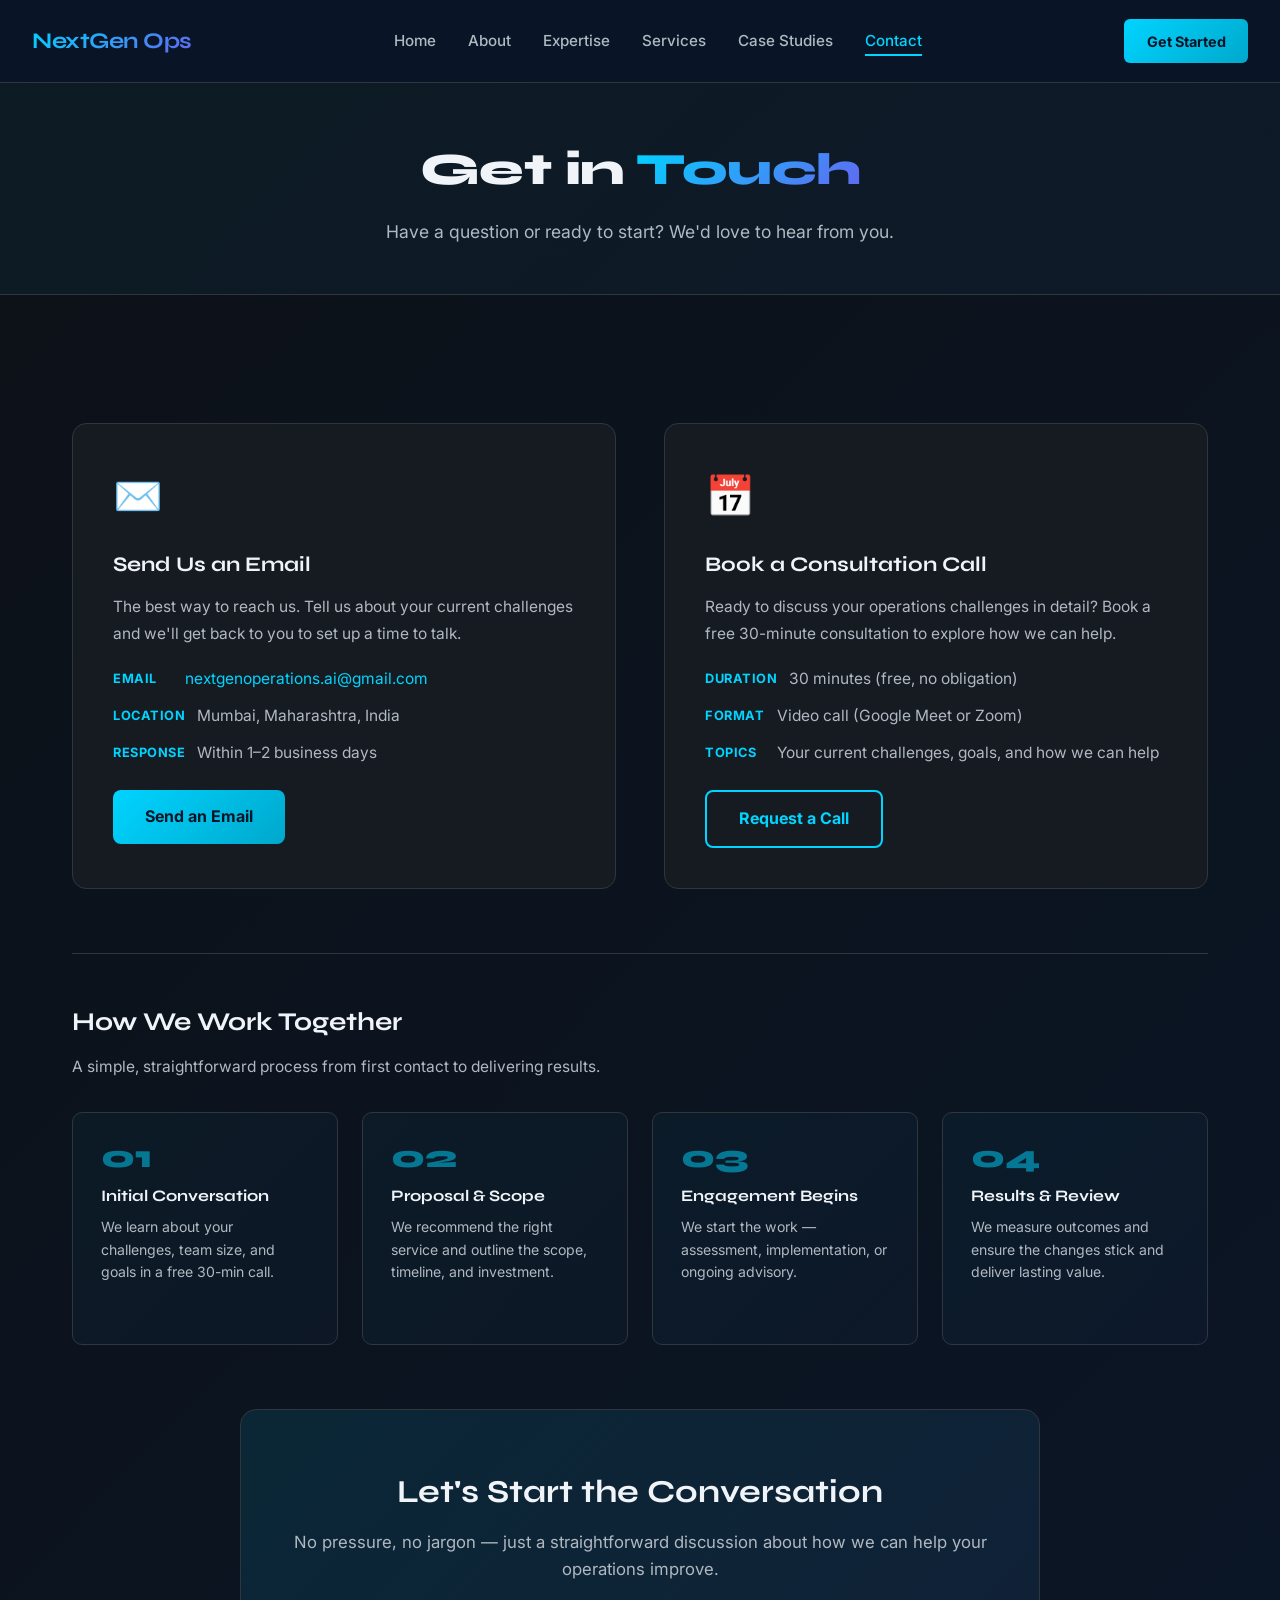
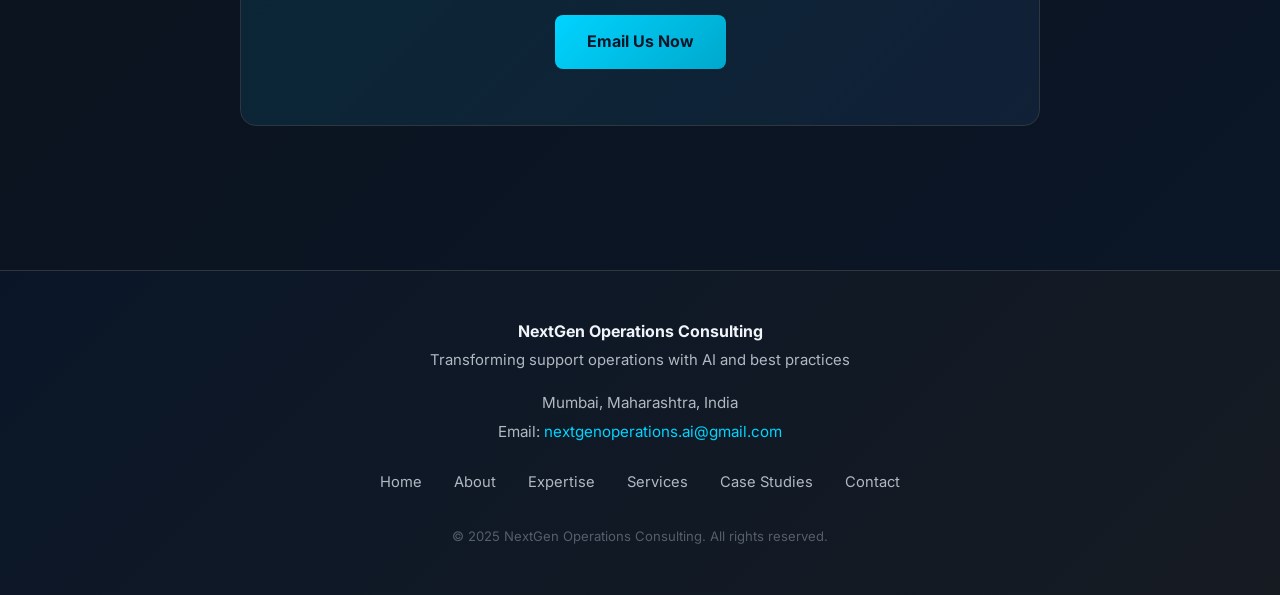
<file: contact.html>
<!DOCTYPE html>
<html lang="en">
<head>
    <meta charset="UTF-8">
    <meta name="viewport" content="width=device-width, initial-scale=1.0">
    <title>Contact | NextGen Operations</title>
    <link rel="stylesheet" href="styles.css">
    <style>
        .contact-grid {
            display: grid;
            grid-template-columns: 1fr 1fr;
            gap: 3rem;
            margin-top: 3rem;
        }

        .contact-card {
            padding: 2.5rem;
            background: var(--bg-card);
            border: 1px solid var(--border);
            border-radius: 14px;
            transition: all 0.3s ease;
        }

        .contact-card:hover {
            border-color: var(--accent);
            box-shadow: 0 16px 36px rgba(0,212,255,0.08);
        }

        .contact-icon {
            font-size: 2.5rem;
            margin-bottom: 1.25rem;
        }

        .contact-card h3 {
            font-family: 'Syne', sans-serif;
            font-size: 1.3rem;
            margin-bottom: 0.75rem;
            color: var(--text-primary);
        }

        .contact-card p {
            color: var(--text-secondary);
            font-size: 0.97rem;
            line-height: 1.75;
            margin-bottom: 1.25rem;
        }

        .contact-detail {
            display: flex;
            flex-direction: column;
            gap: 0.75rem;
            margin-bottom: 1.5rem;
        }

        .contact-detail-item {
            display: flex;
            align-items: flex-start;
            gap: 0.75rem;
        }

        .detail-label {
            font-size: 0.8rem;
            color: var(--accent);
            font-weight: 700;
            text-transform: uppercase;
            letter-spacing: 0.5px;
            min-width: 60px;
            padding-top: 2px;
        }

        .detail-value {
            color: var(--text-secondary);
            font-size: 0.97rem;
        }

        .detail-value a {
            color: var(--accent);
            text-decoration: none;
            transition: opacity 0.2s;
        }

        .detail-value a:hover { opacity: 0.75; }

        /* How we engage section */
        .engage-section {
            margin-top: 4rem;
            padding-top: 3rem;
            border-top: 1px solid var(--border);
        }

        .engage-section h3 {
            font-family: 'Syne', sans-serif;
            font-size: 1.6rem;
            font-weight: 700;
            margin-bottom: 0.75rem;
        }

        .engage-section p {
            color: var(--text-secondary);
            margin-bottom: 2rem;
            font-size: 0.97rem;
        }

        .steps-grid {
            display: grid;
            grid-template-columns: repeat(auto-fit, minmax(220px, 1fr));
            gap: 1.5rem;
        }

        .step-item {
            padding: 1.75rem;
            background: linear-gradient(135deg, rgba(0,212,255,0.04) 0%, rgba(30,58,95,0.1) 100%);
            border: 1px solid var(--border);
            border-radius: 10px;
        }

        .step-num {
            font-family: 'Syne', sans-serif;
            font-size: 2rem;
            font-weight: 800;
            color: var(--accent);
            opacity: 0.5;
            line-height: 1;
            margin-bottom: 0.6rem;
        }

        .step-item h4 {
            font-family: 'Syne', sans-serif;
            font-size: 1rem;
            color: var(--text-primary);
            margin-bottom: 0.5rem;
        }

        .step-item p {
            color: var(--text-secondary);
            font-size: 0.88rem;
            line-height: 1.6;
        }

        @media (max-width: 768px) {
            .contact-grid { grid-template-columns: 1fr; }
        }
    </style>
</head>
<body>

<!-- Navigation -->
<nav>
    <a href="index.html" class="logo">NextGen Ops</a>
    <ul class="nav-links">
        <li><a href="index.html">Home</a></li>
        <li><a href="about.html">About</a></li>
        <li><a href="expertise.html">Expertise</a></li>
        <li><a href="services.html">Services</a></li>
        <li><a href="case-studies.html">Case Studies</a></li>
        <li><a href="contact.html" class="active">Contact</a></li>
    </ul>
    <a href="mailto:nextgenoperations.ai@gmail.com" class="nav-cta">Get Started</a>
</nav>

<div class="page-wrapper">

    <!-- Page Hero -->
    <div class="page-hero">
        <h1>Get in <span class="highlight">Touch</span></h1>
        <p>Have a question or ready to start? We'd love to hear from you.</p>
    </div>

    <div class="section">

        <div class="contact-grid">

            <!-- Email -->
            <div class="contact-card">
                <div class="contact-icon">✉️</div>
                <h3>Send Us an Email</h3>
                <p>The best way to reach us. Tell us about your current challenges and we'll get back to you to set up a time to talk.</p>
                <div class="contact-detail">
                    <div class="contact-detail-item">
                        <span class="detail-label">Email</span>
                        <span class="detail-value">
                            <a href="mailto:nextgenoperations.ai@gmail.com">nextgenoperations.ai@gmail.com</a>
                        </span>
                    </div>
                    <div class="contact-detail-item">
                        <span class="detail-label">Location</span>
                        <span class="detail-value">Mumbai, Maharashtra, India</span>
                    </div>
                    <div class="contact-detail-item">
                        <span class="detail-label">Response</span>
                        <span class="detail-value">Within 1–2 business days</span>
                    </div>
                </div>
                <a href="mailto:nextgenoperations.ai@gmail.com" class="btn-primary">Send an Email</a>
            </div>

            <!-- Schedule -->
            <div class="contact-card">
                <div class="contact-icon">📅</div>
                <h3>Book a Consultation Call</h3>
                <p>Ready to discuss your operations challenges in detail? Book a free 30-minute consultation to explore how we can help.</p>
                <div class="contact-detail">
                    <div class="contact-detail-item">
                        <span class="detail-label">Duration</span>
                        <span class="detail-value">30 minutes (free, no obligation)</span>
                    </div>
                    <div class="contact-detail-item">
                        <span class="detail-label">Format</span>
                        <span class="detail-value">Video call (Google Meet or Zoom)</span>
                    </div>
                    <div class="contact-detail-item">
                        <span class="detail-label">Topics</span>
                        <span class="detail-value">Your current challenges, goals, and how we can help</span>
                    </div>
                </div>
                <a href="mailto:nextgenoperations.ai@gmail.com?subject=Consultation%20Request&body=Hi%2C%20I%27d%20like%20to%20book%20a%20free%20consultation%20call." class="btn-secondary">Request a Call</a>
            </div>

        </div>

        <!-- How we engage -->
        <div class="engage-section">
            <h3>How We Work Together</h3>
            <p>A simple, straightforward process from first contact to delivering results.</p>
            <div class="steps-grid">
                <div class="step-item">
                    <div class="step-num">01</div>
                    <h4>Initial Conversation</h4>
                    <p>We learn about your challenges, team size, and goals in a free 30-min call.</p>
                </div>
                <div class="step-item">
                    <div class="step-num">02</div>
                    <h4>Proposal & Scope</h4>
                    <p>We recommend the right service and outline the scope, timeline, and investment.</p>
                </div>
                <div class="step-item">
                    <div class="step-num">03</div>
                    <h4>Engagement Begins</h4>
                    <p>We start the work — assessment, implementation, or ongoing advisory.</p>
                </div>
                <div class="step-item">
                    <div class="step-num">04</div>
                    <h4>Results & Review</h4>
                    <p>We measure outcomes and ensure the changes stick and deliver lasting value.</p>
                </div>
            </div>
        </div>

        <!-- Final CTA -->
        <div class="cta-banner">
            <h2>Let's Start the Conversation</h2>
            <p>No pressure, no jargon — just a straightforward discussion about how we can help your operations improve.</p>
            <a href="mailto:nextgenoperations.ai@gmail.com" class="btn-primary">Email Us Now</a>
        </div>

    </div>
</div>

<!-- Footer -->
<footer>
    <div class="footer-inner">
        <p><strong>NextGen Operations Consulting</strong></p>
        <p style="font-size:0.93rem;margin-top:0.3rem;">Transforming support operations with AI and best practices</p>
        <div class="footer-contact">
            <p>Mumbai, Maharashtra, India</p>
            <p>Email: <a href="mailto:nextgenoperations.ai@gmail.com">nextgenoperations.ai@gmail.com</a></p>
        </div>
        <div class="footer-links">
            <a href="index.html">Home</a>
            <a href="about.html">About</a>
            <a href="expertise.html">Expertise</a>
            <a href="services.html">Services</a>
            <a href="case-studies.html">Case Studies</a>
            <a href="contact.html">Contact</a>
        </div>
        <p class="footer-copy">© 2025 NextGen Operations Consulting. All rights reserved.</p>
    </div>
</footer>

</body>
</html>
</file>
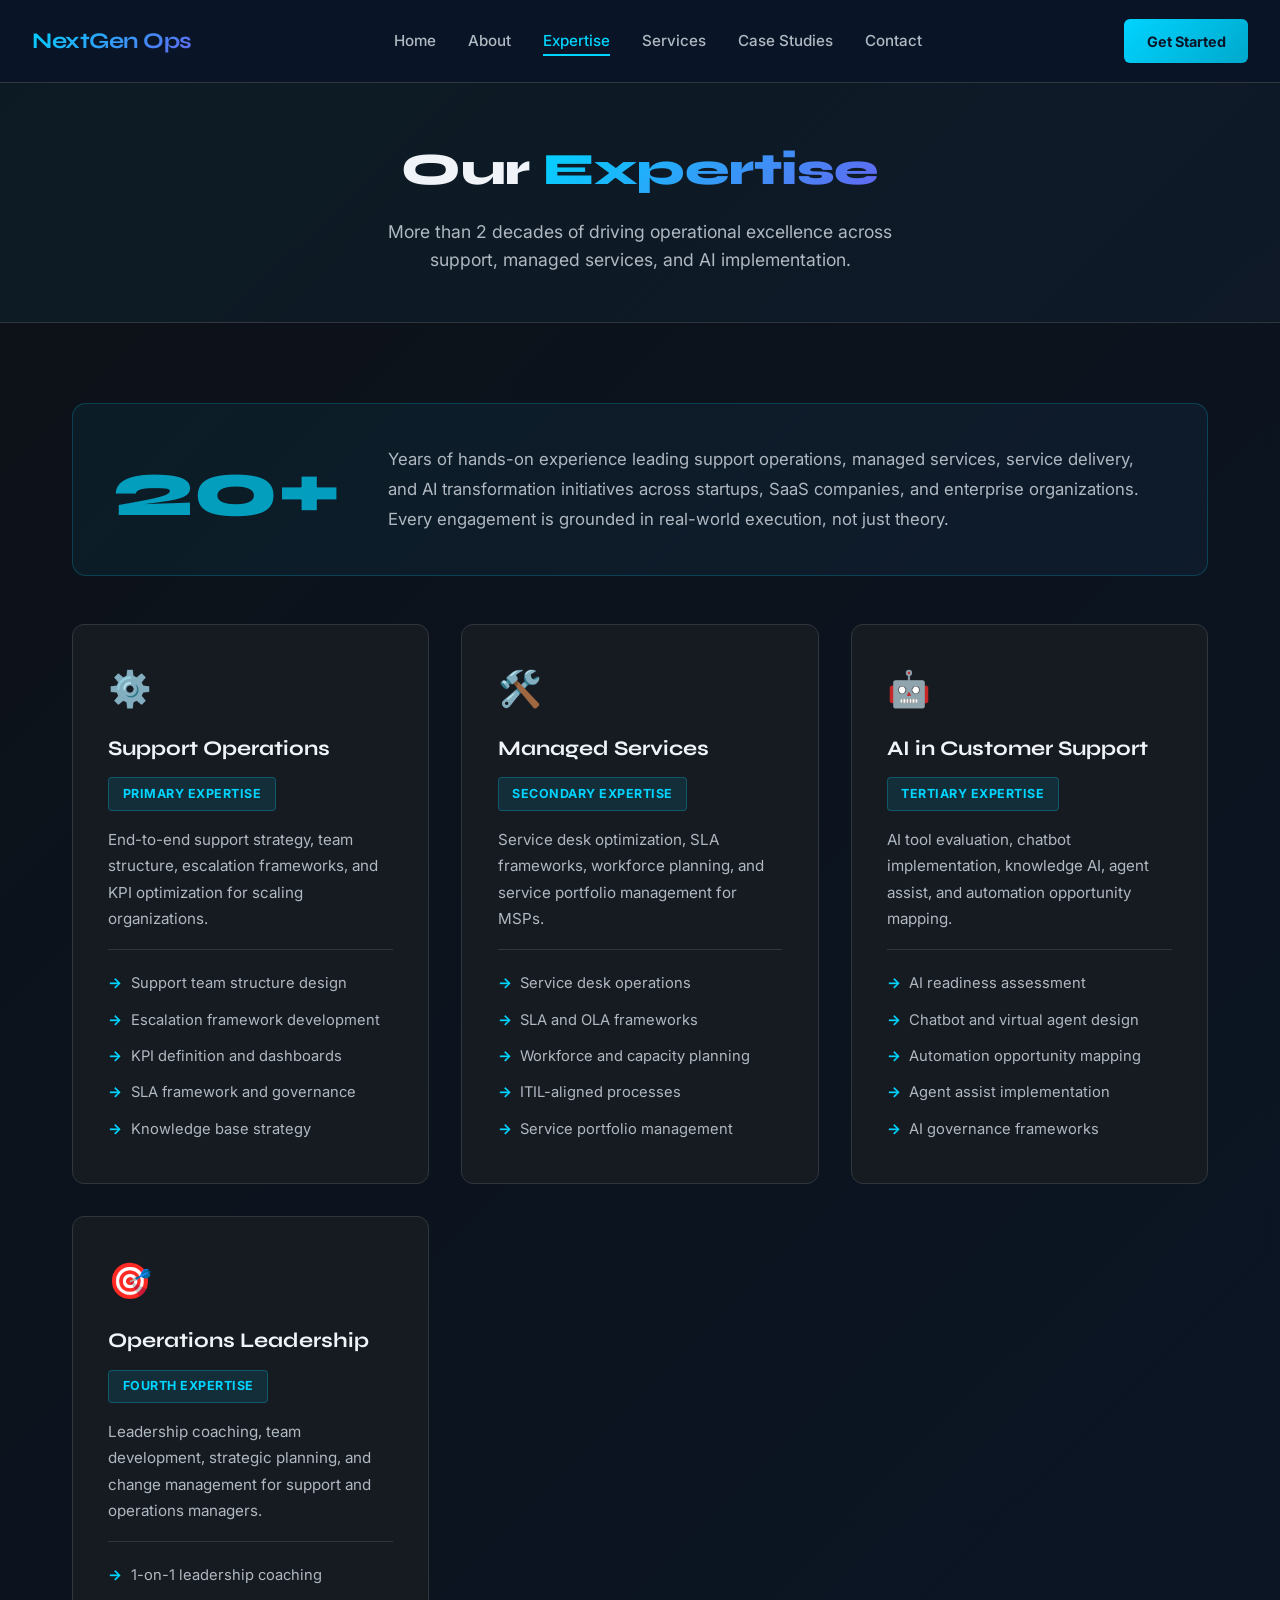
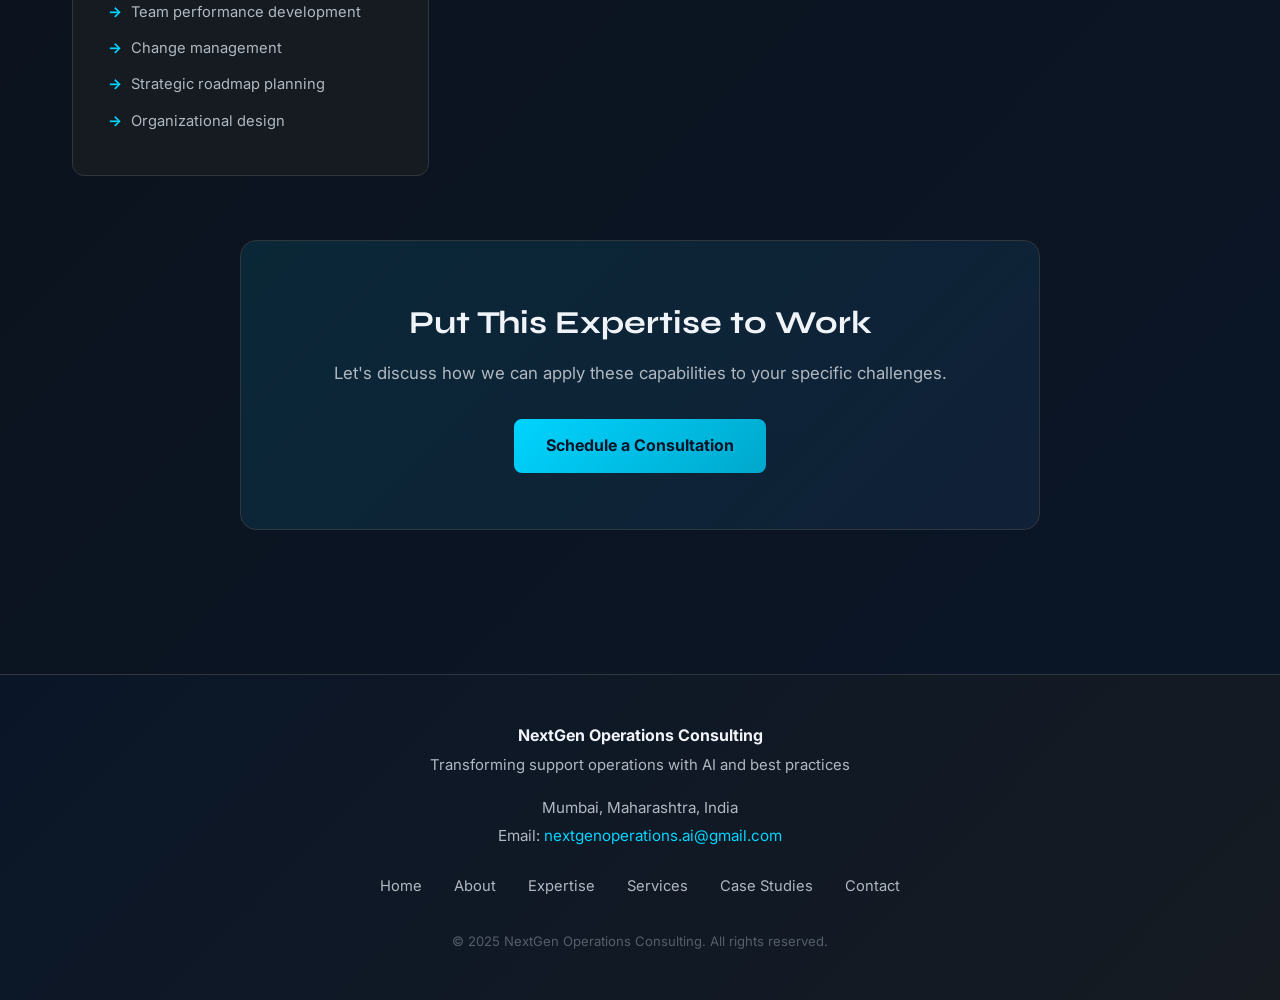
<file: expertise.html>
<!DOCTYPE html>
<html lang="en">
<head>
    <meta charset="UTF-8">
    <meta name="viewport" content="width=device-width, initial-scale=1.0">
    <title>Expertise | NextGen Operations</title>
    <link rel="stylesheet" href="styles.css">
    <style>
        .expertise-card {
            padding: 2.2rem;
            background: var(--bg-card);
            border: 1px solid var(--border);
            border-radius: 12px;
            transition: all 0.3s ease;
            position: relative;
            overflow: hidden;
        }

        .expertise-card::before {
            content: '';
            position: absolute;
            top: 0; left: 0; right: 0;
            height: 3px;
            background: linear-gradient(90deg, var(--accent) 0%, transparent 100%);
            opacity: 0;
            transition: opacity 0.3s ease;
        }

        .expertise-card:hover {
            border-color: var(--accent);
            transform: translateY(-7px);
            box-shadow: 0 20px 40px rgba(0,212,255,0.1);
        }

        .expertise-card:hover::before { opacity: 1; }

        .exp-icon {
            font-size: 2.2rem;
            margin-bottom: 1rem;
        }

        .expertise-card h3 {
            font-family: 'Syne', sans-serif;
            font-size: 1.3rem;
            margin-bottom: 0.75rem;
            color: var(--text-primary);
        }

        .expertise-card p {
            color: var(--text-secondary);
            font-size: 0.95rem;
            line-height: 1.75;
            margin-bottom: 1rem;
        }

        .expertise-badge {
            display: inline-block;
            padding: 0.35rem 0.85rem;
            background: rgba(0,212,255,0.1);
            border: 1px solid rgba(0,212,255,0.25);
            border-radius: 4px;
            font-size: 0.78rem;
            color: var(--accent);
            font-weight: 700;
            letter-spacing: 0.5px;
            text-transform: uppercase;
        }

        .exp-points {
            list-style: none;
            margin-top: 1rem;
            padding-top: 1rem;
            border-top: 1px solid var(--border);
        }

        .exp-points li {
            padding: 0.4rem 0;
            color: var(--text-secondary);
            font-size: 0.92rem;
            padding-left: 1.4rem;
            position: relative;
        }

        .exp-points li::before {
            content: '→';
            position: absolute;
            left: 0;
            color: var(--accent);
            font-weight: bold;
        }

        /* Wide intro card */
        .intro-card {
            padding: 2.5rem;
            background: linear-gradient(135deg, rgba(0,212,255,0.06) 0%, rgba(30,58,95,0.2) 100%);
            border: 1px solid rgba(0,212,255,0.2);
            border-radius: 14px;
            margin-bottom: 3rem;
            display: flex;
            gap: 3rem;
            align-items: center;
        }

        .intro-card .big-num {
            font-family: 'Syne', sans-serif;
            font-size: 5rem;
            font-weight: 800;
            color: var(--accent);
            opacity: 0.7;
            line-height: 1;
            flex-shrink: 0;
        }

        .intro-card p {
            color: var(--text-secondary);
            font-size: 1.05rem;
            line-height: 1.8;
        }

        @media (max-width: 600px) {
            .intro-card { flex-direction: column; gap: 1rem; }
            .intro-card .big-num { font-size: 3rem; }
        }
    </style>
</head>
<body>

<!-- Navigation -->
<nav>
    <a href="index.html" class="logo">NextGen Ops</a>
    <ul class="nav-links">
        <li><a href="index.html">Home</a></li>
        <li><a href="about.html">About</a></li>
        <li><a href="expertise.html" class="active">Expertise</a></li>
        <li><a href="services.html">Services</a></li>
        <li><a href="case-studies.html">Case Studies</a></li>
        <li><a href="contact.html">Contact</a></li>
    </ul>
    <a href="mailto:nextgenoperations.ai@gmail.com" class="nav-cta">Get Started</a>
</nav>

<div class="page-wrapper">

    <!-- Page Hero -->
    <div class="page-hero">
        <h1>Our <span class="highlight">Expertise</span></h1>
        <p>More than 2 decades of driving operational excellence across support, managed services, and AI implementation.</p>
    </div>

    <div class="section">

        <!-- Intro stat card -->
        <div class="intro-card">
            <div class="big-num">20+</div>
            <p>Years of hands-on experience leading support operations, managed services, service delivery, and AI transformation initiatives across startups, SaaS companies, and enterprise organizations. Every engagement is grounded in real-world execution, not just theory.</p>
        </div>

        <!-- Expertise Cards -->
        <div class="grid-2">
            <div class="expertise-card">
                <div class="exp-icon">⚙️</div>
                <h3>Support Operations</h3>
                <span class="expertise-badge">Primary Expertise</span>
                <p style="margin-top:1rem;">End-to-end support strategy, team structure, escalation frameworks, and KPI optimization for scaling organizations.</p>
                <ul class="exp-points">
                    <li>Support team structure design</li>
                    <li>Escalation framework development</li>
                    <li>KPI definition and dashboards</li>
                    <li>SLA framework and governance</li>
                    <li>Knowledge base strategy</li>
                </ul>
            </div>

            <div class="expertise-card">
                <div class="exp-icon">🛠️</div>
                <h3>Managed Services</h3>
                <span class="expertise-badge">Secondary Expertise</span>
                <p style="margin-top:1rem;">Service desk optimization, SLA frameworks, workforce planning, and service portfolio management for MSPs.</p>
                <ul class="exp-points">
                    <li>Service desk operations</li>
                    <li>SLA and OLA frameworks</li>
                    <li>Workforce and capacity planning</li>
                    <li>ITIL-aligned processes</li>
                    <li>Service portfolio management</li>
                </ul>
            </div>

            <div class="expertise-card">
                <div class="exp-icon">🤖</div>
                <h3>AI in Customer Support</h3>
                <span class="expertise-badge">Tertiary Expertise</span>
                <p style="margin-top:1rem;">AI tool evaluation, chatbot implementation, knowledge AI, agent assist, and automation opportunity mapping.</p>
                <ul class="exp-points">
                    <li>AI readiness assessment</li>
                    <li>Chatbot and virtual agent design</li>
                    <li>Automation opportunity mapping</li>
                    <li>Agent assist implementation</li>
                    <li>AI governance frameworks</li>
                </ul>
            </div>

            <div class="expertise-card">
                <div class="exp-icon">🎯</div>
                <h3>Operations Leadership</h3>
                <span class="expertise-badge">Fourth Expertise</span>
                <p style="margin-top:1rem;">Leadership coaching, team development, strategic planning, and change management for support and operations managers.</p>
                <ul class="exp-points">
                    <li>1-on-1 leadership coaching</li>
                    <li>Team performance development</li>
                    <li>Change management</li>
                    <li>Strategic roadmap planning</li>
                    <li>Organizational design</li>
                </ul>
            </div>
        </div>

        <!-- CTA -->
        <div class="cta-banner">
            <h2>Put This Expertise to Work</h2>
            <p>Let's discuss how we can apply these capabilities to your specific challenges.</p>
            <a href="mailto:nextgenoperations.ai@gmail.com" class="btn-primary">Schedule a Consultation</a>
        </div>
    </div>

</div>

<!-- Footer -->
<footer>
    <div class="footer-inner">
        <p><strong>NextGen Operations Consulting</strong></p>
        <p style="font-size:0.93rem;margin-top:0.3rem;">Transforming support operations with AI and best practices</p>
        <div class="footer-contact">
            <p>Mumbai, Maharashtra, India</p>
            <p>Email: <a href="mailto:nextgenoperations.ai@gmail.com">nextgenoperations.ai@gmail.com</a></p>
        </div>
        <div class="footer-links">
            <a href="index.html">Home</a>
            <a href="about.html">About</a>
            <a href="expertise.html">Expertise</a>
            <a href="services.html">Services</a>
            <a href="case-studies.html">Case Studies</a>
            <a href="contact.html">Contact</a>
        </div>
        <p class="footer-copy">© 2025 NextGen Operations Consulting. All rights reserved.</p>
    </div>
</footer>

</body>
</html>
</file>
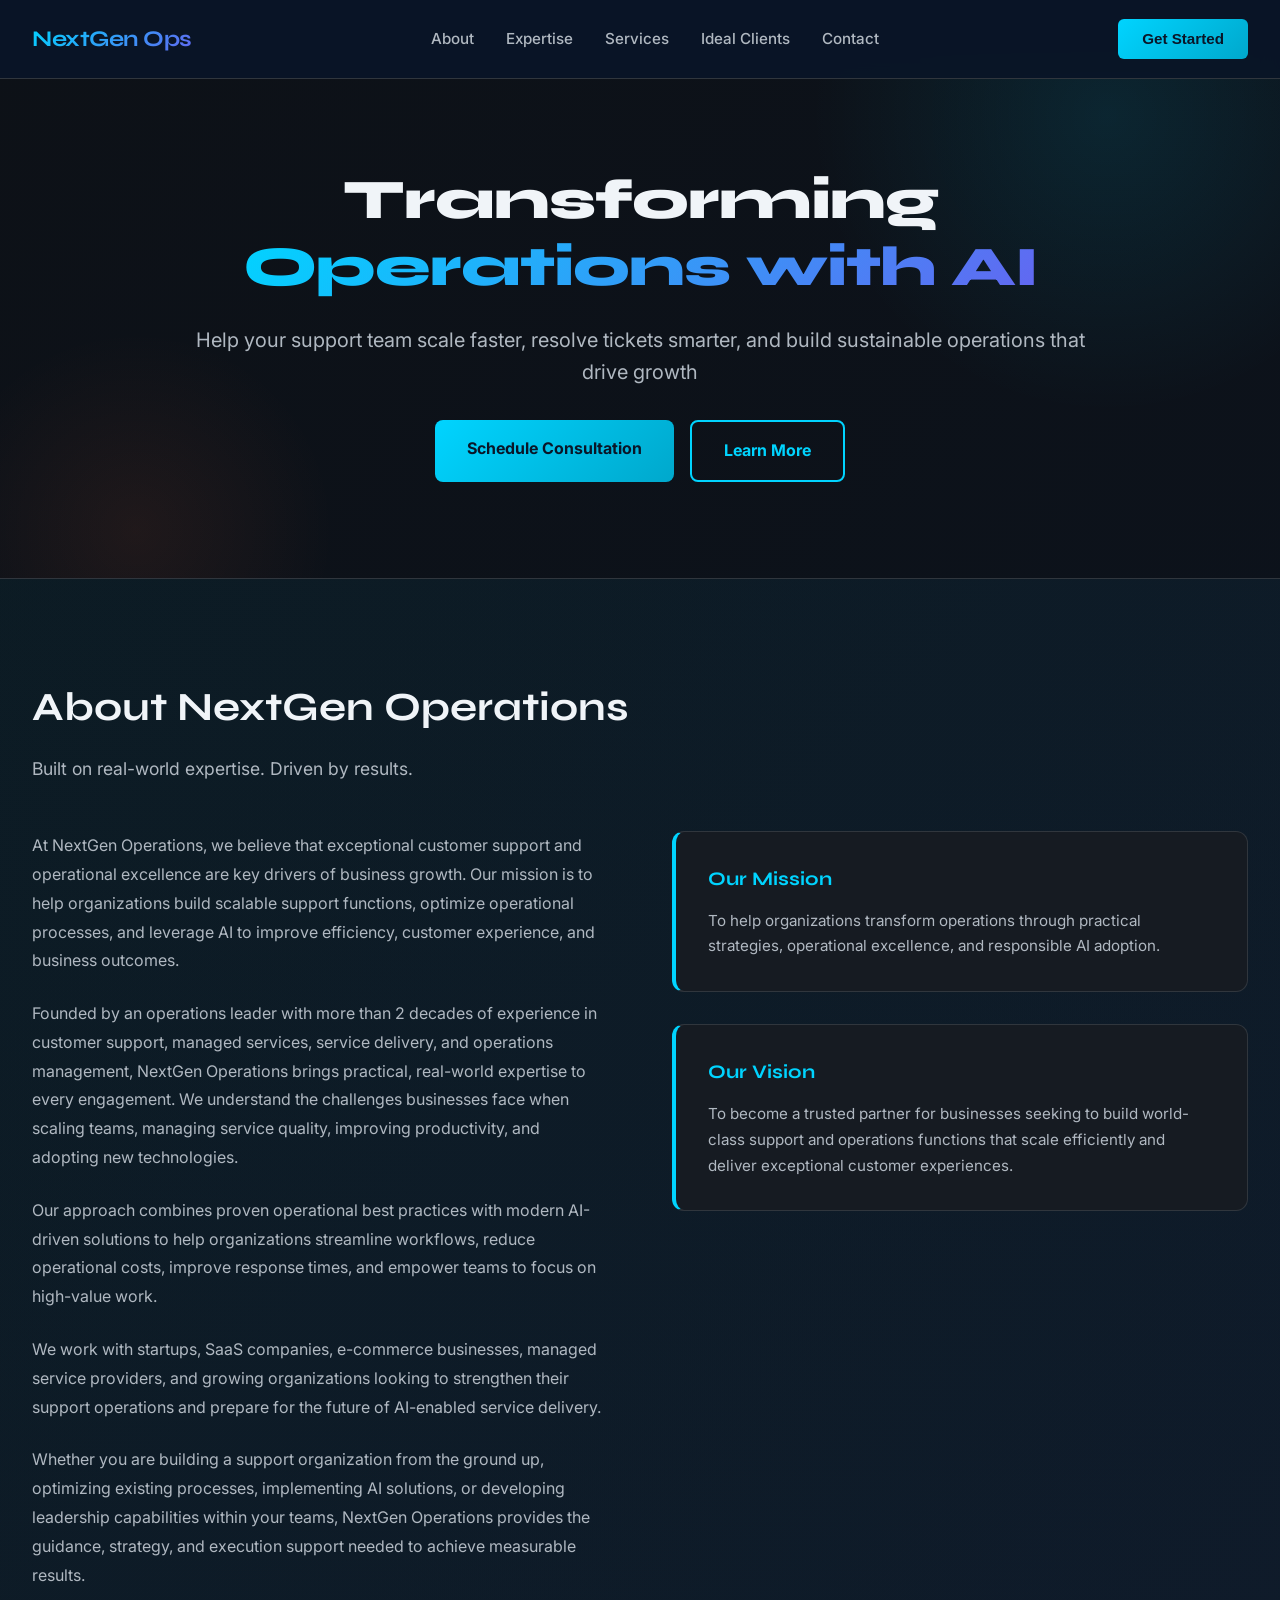
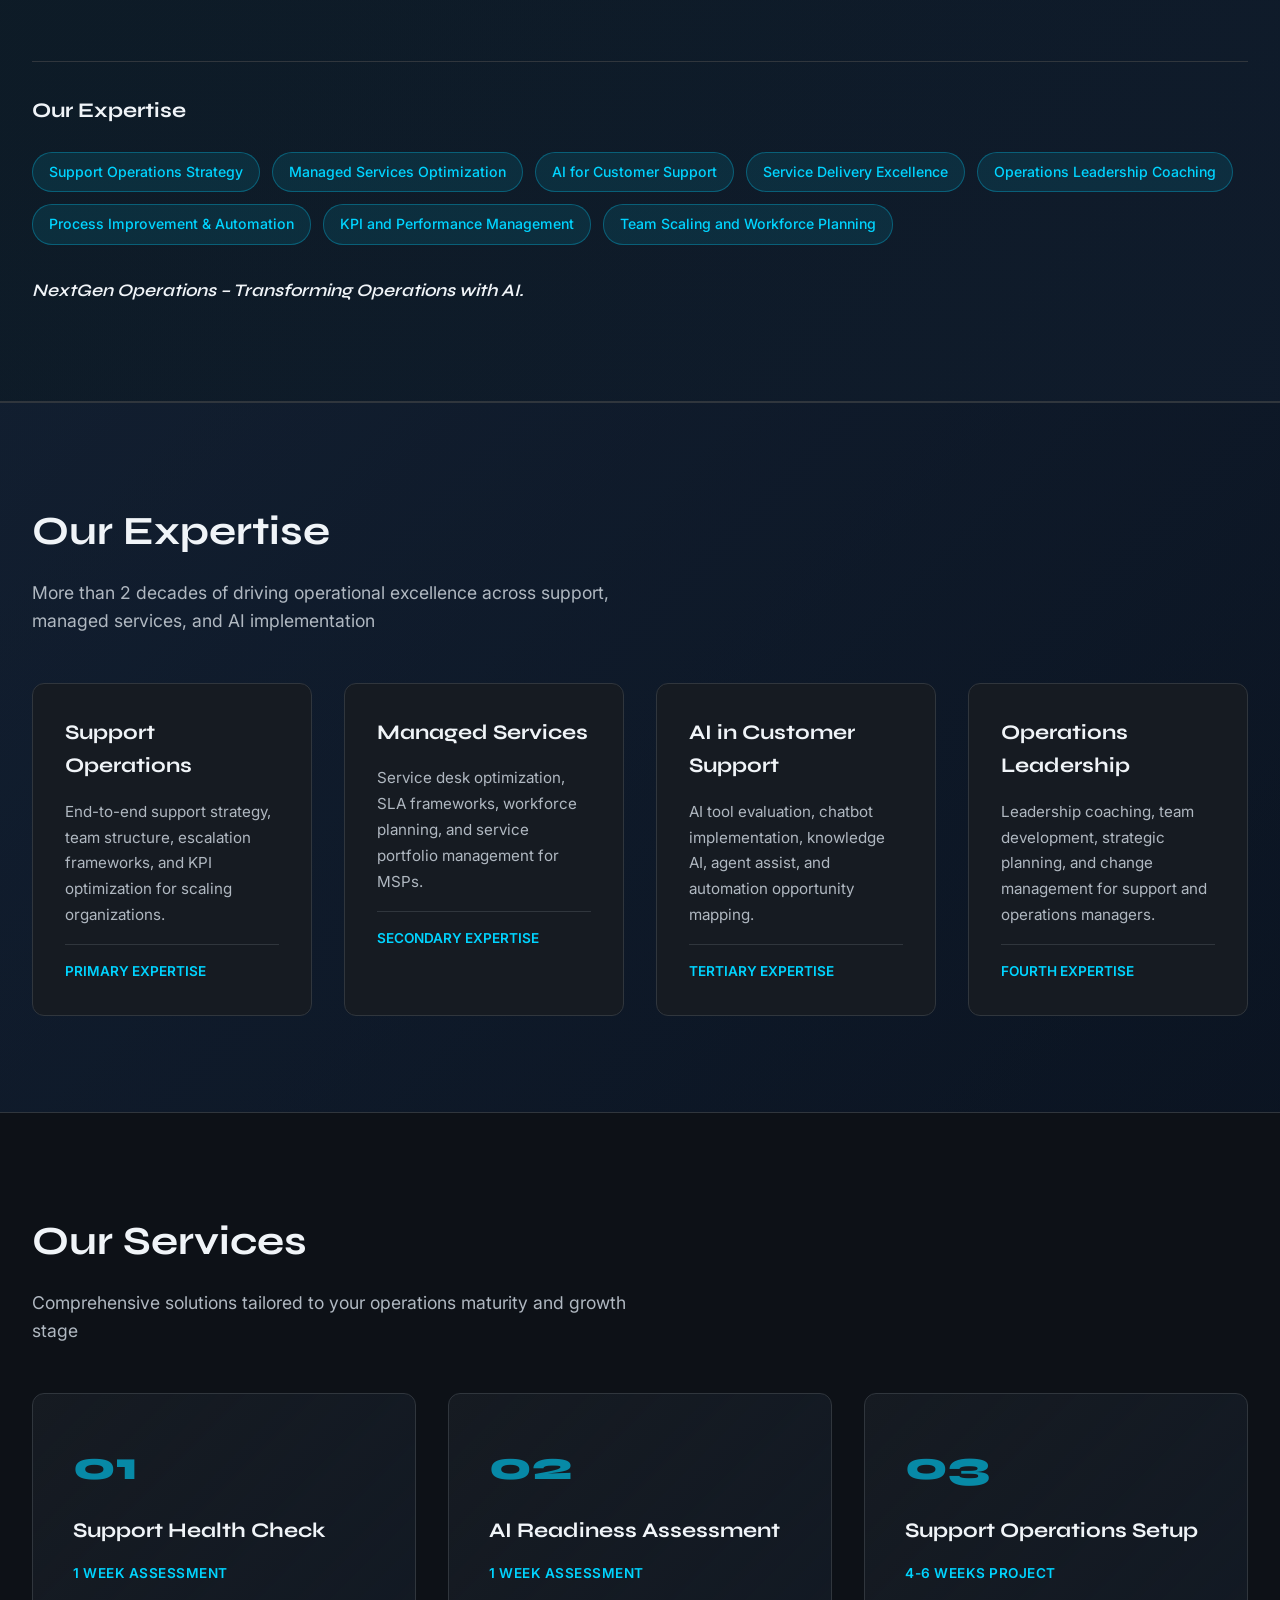
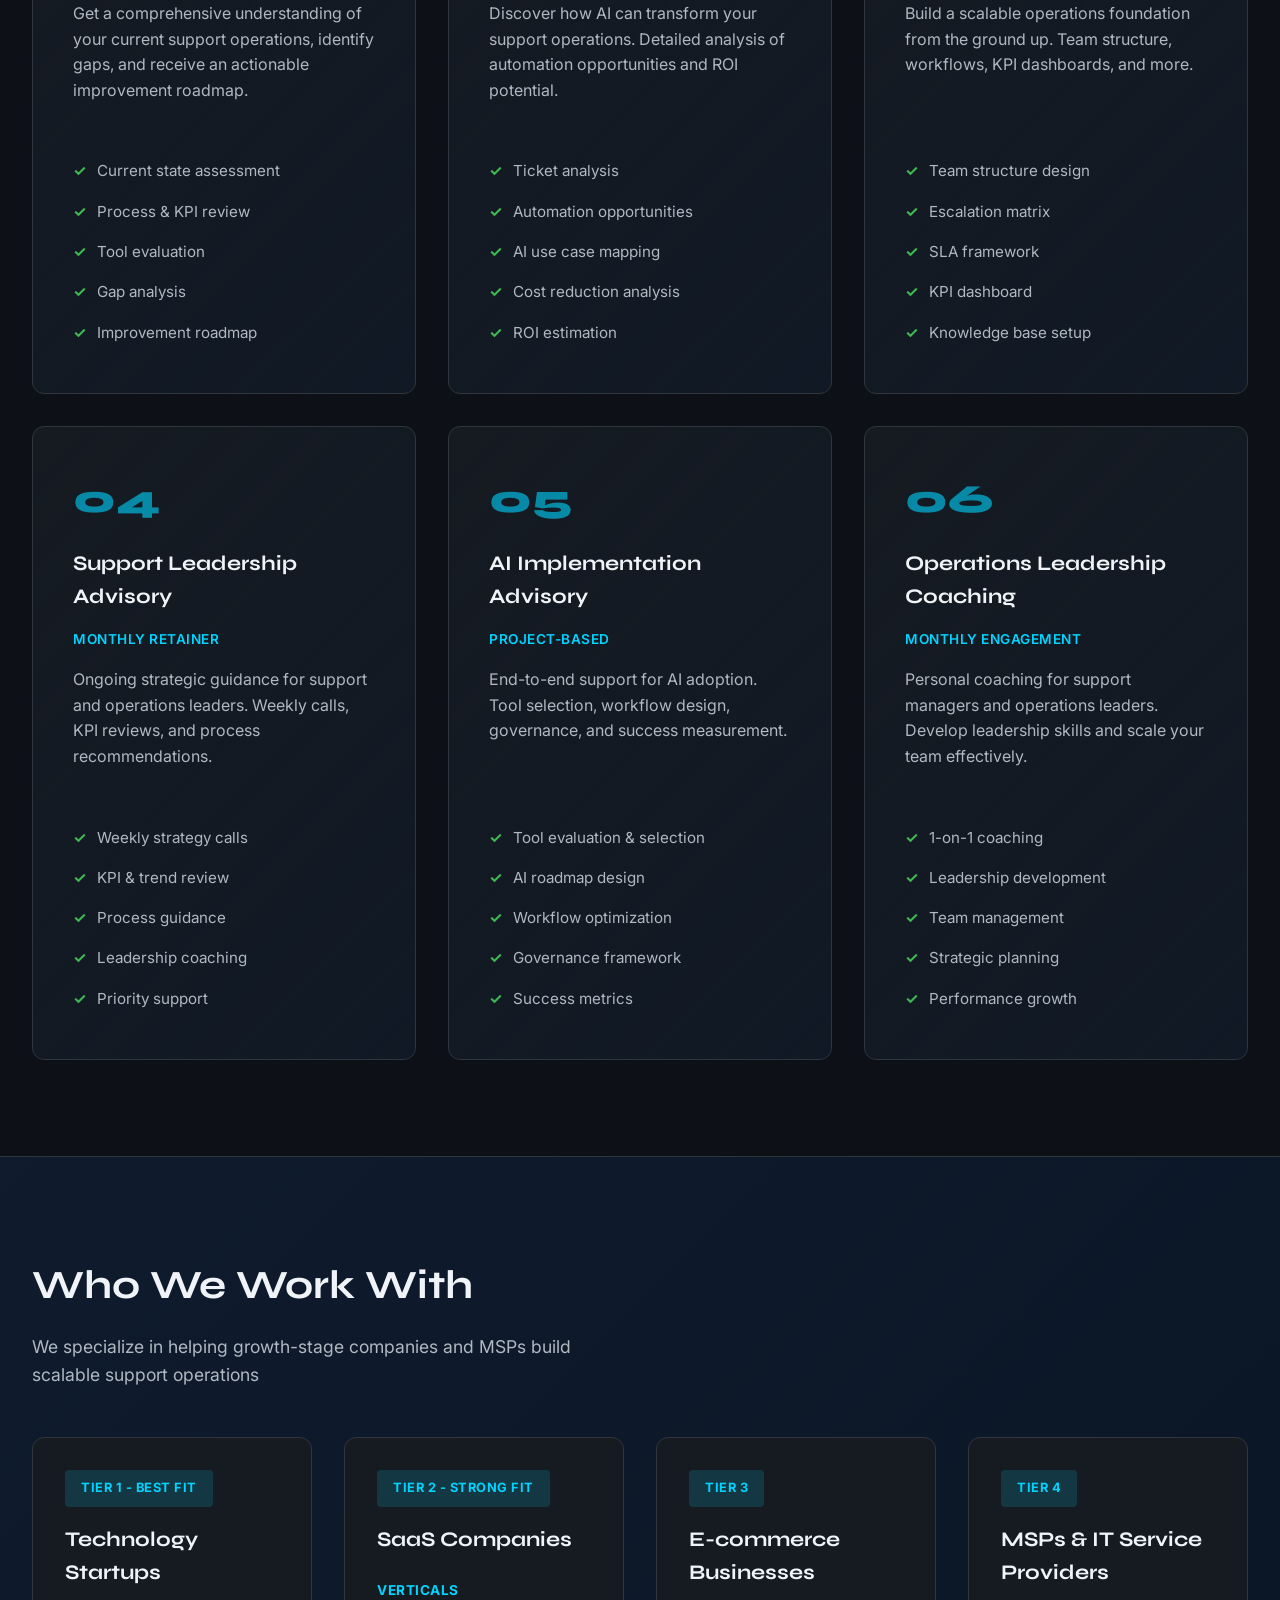
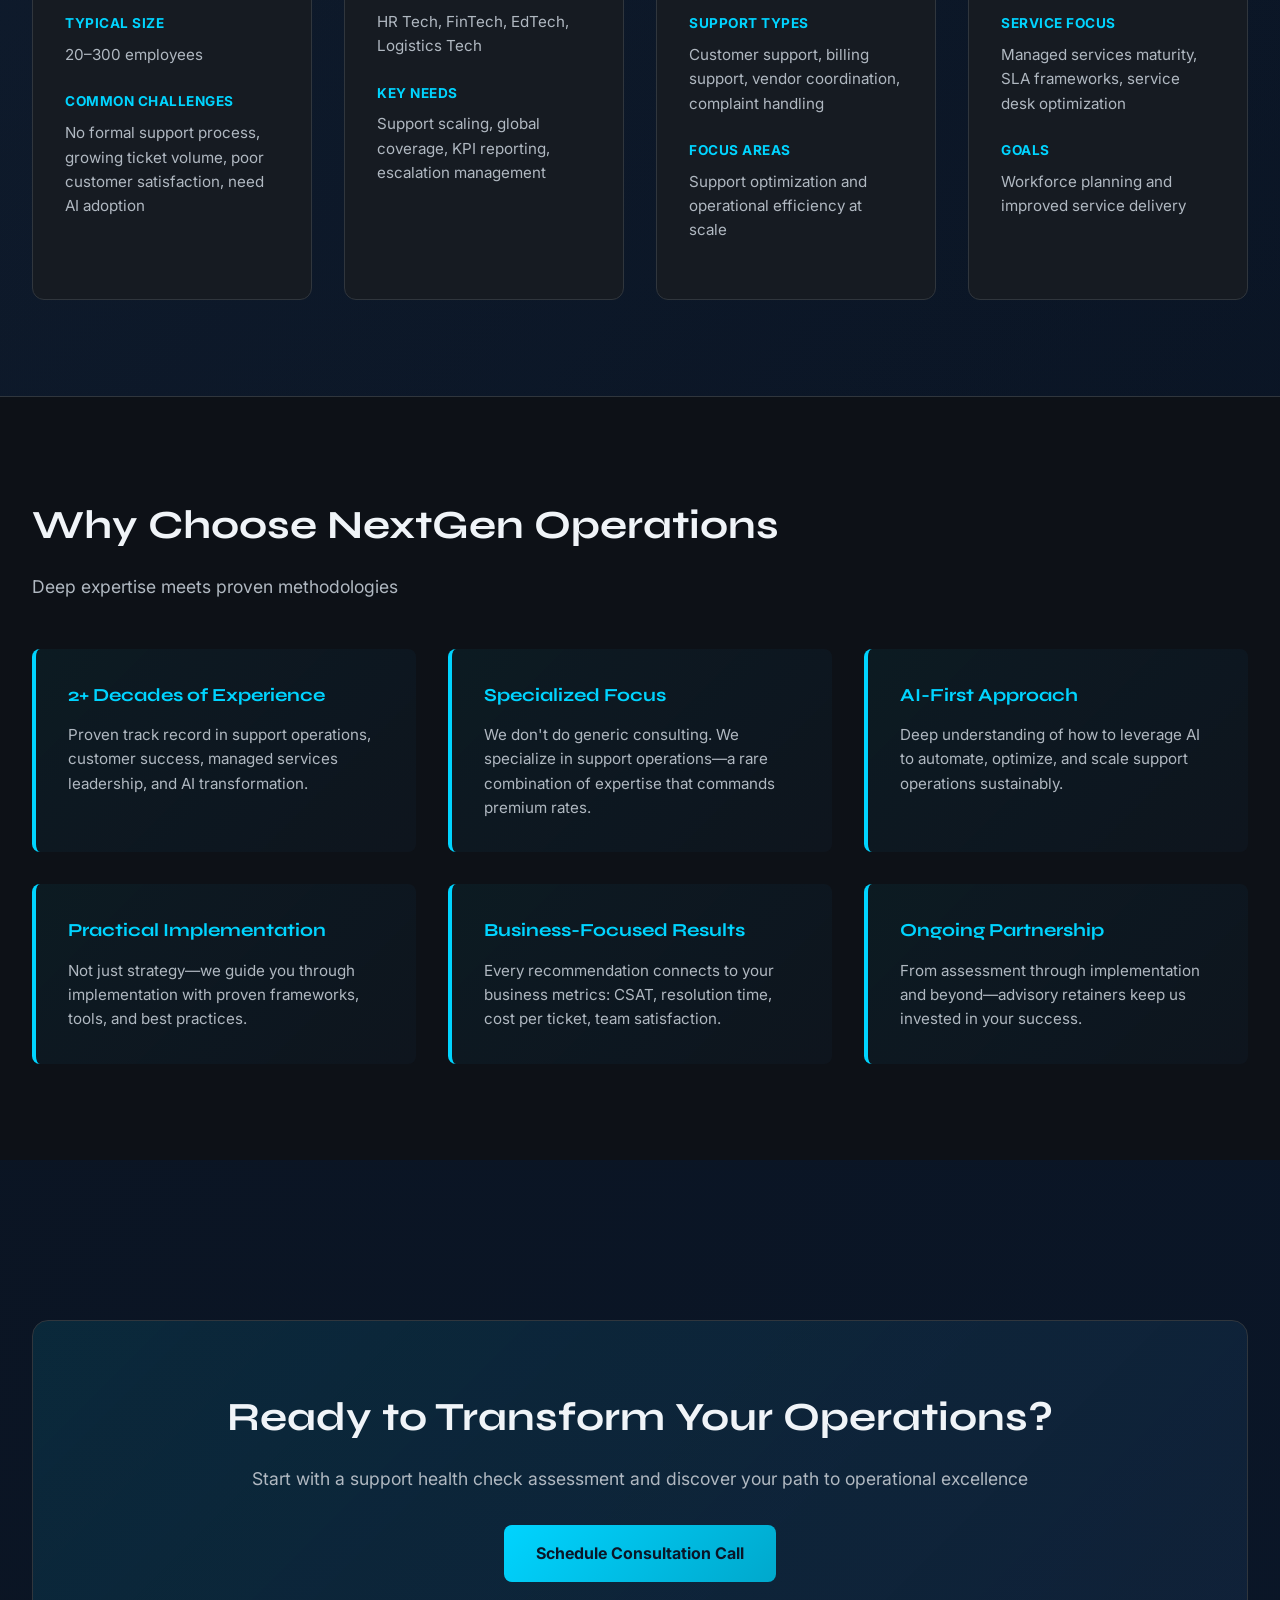
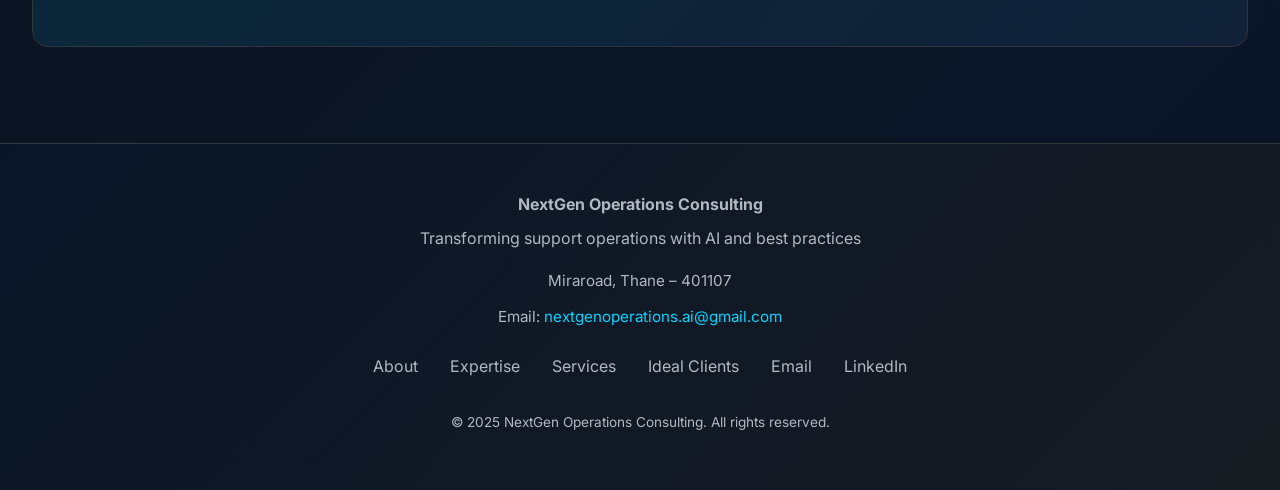
<file: index-old.html>
<!DOCTYPE html>
<html lang="en">
<head>
    <meta charset="UTF-8">
    <meta name="viewport" content="width=device-width, initial-scale=1.0">
    <title>NextGen Operations Consulting | Support & Operations Transformation</title>
    <link href="https://fonts.googleapis.com/css2?family=Syne:wght@400;500;600;700;800&family=Inter:wght@300;400;500;600;700&display=swap" rel="stylesheet">
    <style>
        * {
            margin: 0;
            padding: 0;
            box-sizing: border-box;
        }

        :root {
            --primary: #0a1628;
            --secondary: #1e3a5f;
            --accent: #00d4ff;
            --accent-warm: #ff6b35;
            --text-primary: #f0f4f8;
            --text-secondary: #b0b8c1;
            --bg-dark: #0d1117;
            --bg-card: #161b22;
            --border: #30363d;
            --success: #3fb950;
        }

        html {
            scroll-behavior: smooth;
        }

        body {
            font-family: 'Inter', sans-serif;
            background: linear-gradient(135deg, #0d1117 0%, #0a1628 100%);
            color: var(--text-primary);
            line-height: 1.6;
            min-height: 100vh;
        }

        /* Navigation */
        nav {
            position: fixed;
            top: 0;
            left: 0;
            right: 0;
            padding: 1.2rem 2rem;
            background: rgba(10, 22, 40, 0.95);
            backdrop-filter: blur(10px);
            border-bottom: 1px solid var(--border);
            z-index: 1000;
            display: flex;
            justify-content: space-between;
            align-items: center;
        }

        .logo {
            font-family: 'Syne', sans-serif;
            font-size: 1.4rem;
            font-weight: 700;
            background: linear-gradient(135deg, var(--accent) 0%, #6366f1 100%);
            -webkit-background-clip: text;
            -webkit-text-fill-color: transparent;
            background-clip: text;
            letter-spacing: -0.5px;
        }

        .nav-links {
            display: flex;
            gap: 2rem;
            list-style: none;
        }

        .nav-links a {
            color: var(--text-secondary);
            text-decoration: none;
            font-weight: 500;
            font-size: 0.95rem;
            transition: all 0.3s ease;
            position: relative;
        }

        .nav-links a:hover {
            color: var(--accent);
        }

        .nav-links a::after {
            content: '';
            position: absolute;
            bottom: -4px;
            left: 0;
            width: 0;
            height: 2px;
            background: var(--accent);
            transition: width 0.3s ease;
        }

        .nav-links a:hover::after {
            width: 100%;
        }

        .cta-button {
            padding: 0.7rem 1.5rem;
            background: linear-gradient(135deg, var(--accent) 0%, #00a8cc 100%);
            color: var(--primary);
            border: none;
            border-radius: 6px;
            font-weight: 600;
            cursor: pointer;
            transition: all 0.3s ease;
            font-size: 0.95rem;
        }

        .cta-button:hover {
            transform: translateY(-2px);
            box-shadow: 0 12px 24px rgba(0, 212, 255, 0.3);
        }

        /* Hero Section */
        .hero {
            margin-top: 70px;
            padding: 6rem 2rem;
            text-align: center;
            position: relative;
            overflow: hidden;
        }

        .hero::before {
            content: '';
            position: absolute;
            top: -50%;
            right: -10%;
            width: 600px;
            height: 600px;
            background: radial-gradient(circle, rgba(0, 212, 255, 0.1) 0%, transparent 70%);
            border-radius: 50%;
            animation: float 8s ease-in-out infinite;
        }

        .hero::after {
            content: '';
            position: absolute;
            bottom: -30%;
            left: -5%;
            width: 400px;
            height: 400px;
            background: radial-gradient(circle, rgba(255, 107, 53, 0.08) 0%, transparent 70%);
            border-radius: 50%;
            animation: float 10s ease-in-out infinite reverse;
        }

        @keyframes float {
            0%, 100% { transform: translateY(0px); }
            50% { transform: translateY(-30px); }
        }

        .hero-content {
            position: relative;
            z-index: 1;
            max-width: 900px;
            margin: 0 auto;
        }

        .hero h1 {
            font-family: 'Syne', sans-serif;
            font-size: 3.5rem;
            font-weight: 800;
            margin-bottom: 1.5rem;
            line-height: 1.2;
            letter-spacing: -1px;
            animation: slideDown 0.8s ease-out;
        }

        .hero h1 .highlight {
            background: linear-gradient(135deg, var(--accent) 0%, #6366f1 100%);
            -webkit-background-clip: text;
            -webkit-text-fill-color: transparent;
            background-clip: text;
        }

        .hero p {
            font-size: 1.25rem;
            color: var(--text-secondary);
            margin-bottom: 2rem;
            animation: slideUp 0.8s ease-out 0.2s both;
        }

        .hero-buttons {
            display: flex;
            gap: 1rem;
            justify-content: center;
            flex-wrap: wrap;
            animation: slideUp 0.8s ease-out 0.4s both;
        }

        .btn-primary {
            padding: 1rem 2rem;
            background: linear-gradient(135deg, var(--accent) 0%, #00a8cc 100%);
            color: var(--primary);
            border: none;
            border-radius: 8px;
            font-weight: 700;
            font-size: 1rem;
            cursor: pointer;
            transition: all 0.3s ease;
            text-decoration: none;
            display: inline-block;
        }

        .btn-primary:hover {
            transform: translateY(-4px);
            box-shadow: 0 20px 40px rgba(0, 212, 255, 0.4);
        }

        .btn-secondary {
            padding: 1rem 2rem;
            background: transparent;
            color: var(--accent);
            border: 2px solid var(--accent);
            border-radius: 8px;
            font-weight: 700;
            font-size: 1rem;
            cursor: pointer;
            transition: all 0.3s ease;
            text-decoration: none;
            display: inline-block;
        }

        .btn-secondary:hover {
            background: rgba(0, 212, 255, 0.1);
            transform: translateY(-4px);
        }

        @keyframes slideDown {
            from { opacity: 0; transform: translateY(-30px); }
            to { opacity: 1; transform: translateY(0); }
        }

        @keyframes slideUp {
            from { opacity: 0; transform: translateY(30px); }
            to { opacity: 1; transform: translateY(0); }
        }

        /* Section Styling */
        section {
            padding: 6rem 2rem;
            max-width: 1400px;
            margin: 0 auto;
        }

        section h2 {
            font-family: 'Syne', sans-serif;
            font-size: 2.5rem;
            font-weight: 700;
            margin-bottom: 1rem;
            color: var(--text-primary);
        }

        .section-subtitle {
            font-size: 1.1rem;
            color: var(--text-secondary);
            margin-bottom: 3rem;
            max-width: 600px;
        }

        /* About Section */
        .about {
            background: linear-gradient(135deg, rgba(0, 212, 255, 0.05) 0%, rgba(30, 58, 95, 0.2) 100%);
            border-top: 1px solid var(--border);
            border-bottom: 1px solid var(--border);
        }

        .about-content {
            display: grid;
            grid-template-columns: 1fr 1fr;
            gap: 4rem;
            margin-top: 3rem;
        }

        .about-main p {
            color: var(--text-secondary);
            font-size: 1rem;
            line-height: 1.8;
            margin-bottom: 1.5rem;
        }

        .about-mission-vision {
            display: flex;
            flex-direction: column;
            gap: 2rem;
        }

        .mission-card, .vision-card {
            padding: 2rem;
            background: var(--bg-card);
            border: 1px solid var(--border);
            border-radius: 12px;
            border-left: 4px solid var(--accent);
        }

        .mission-card h3, .vision-card h3 {
            font-family: 'Syne', sans-serif;
            font-size: 1.2rem;
            color: var(--accent);
            margin-bottom: 0.8rem;
        }

        .mission-card p, .vision-card p {
            color: var(--text-secondary);
            font-size: 0.95rem;
            line-height: 1.7;
        }

        .about-expertise-list {
            margin-top: 3rem;
            padding-top: 2rem;
            border-top: 1px solid var(--border);
        }

        .about-expertise-list h3 {
            font-family: 'Syne', sans-serif;
            font-size: 1.3rem;
            color: var(--text-primary);
            margin-bottom: 1.5rem;
        }

        .expertise-tags {
            display: flex;
            flex-wrap: wrap;
            gap: 0.75rem;
        }

        .expertise-tag {
            padding: 0.5rem 1rem;
            background: rgba(0, 212, 255, 0.1);
            border: 1px solid rgba(0, 212, 255, 0.3);
            border-radius: 20px;
            font-size: 0.88rem;
            color: var(--accent);
            font-weight: 500;
        }

        .about-tagline {
            margin-top: 2rem;
            font-family: 'Syne', sans-serif;
            font-size: 1.1rem;
            color: var(--text-primary);
            font-weight: 600;
            font-style: italic;
        }

        /* Expertise Section */
        .expertise {
            background: linear-gradient(135deg, rgba(30, 58, 95, 0.3) 0%, rgba(10, 22, 40, 0.3) 100%);
            border-top: 1px solid var(--border);
            border-bottom: 1px solid var(--border);
        }

        .expertise-grid {
            display: grid;
            grid-template-columns: repeat(auto-fit, minmax(280px, 1fr));
            gap: 2rem;
            margin-top: 3rem;
        }

        .expertise-card {
            padding: 2rem;
            background: var(--bg-card);
            border: 1px solid var(--border);
            border-radius: 12px;
            transition: all 0.3s ease;
            position: relative;
            overflow: hidden;
        }

        .expertise-card::before {
            content: '';
            position: absolute;
            top: 0;
            left: 0;
            right: 0;
            height: 3px;
            background: linear-gradient(90deg, var(--accent) 0%, transparent 100%);
            opacity: 0;
            transition: opacity 0.3s ease;
        }

        .expertise-card:hover {
            border-color: var(--accent);
            transform: translateY(-8px);
            box-shadow: 0 20px 40px rgba(0, 212, 255, 0.1);
        }

        .expertise-card:hover::before {
            opacity: 1;
        }

        .expertise-card h3 {
            font-family: 'Syne', sans-serif;
            font-size: 1.3rem;
            margin-bottom: 1rem;
            color: var(--text-primary);
        }

        .expertise-card p {
            color: var(--text-secondary);
            font-size: 0.95rem;
            line-height: 1.7;
        }

        .expertise-level {
            margin-top: 1rem;
            padding-top: 1rem;
            border-top: 1px solid var(--border);
            font-size: 0.85rem;
            color: var(--accent);
            font-weight: 600;
        }

        /* Services Section */
        .services {
            background: var(--bg-dark);
        }

        .services-grid {
            display: grid;
            grid-template-columns: repeat(auto-fit, minmax(320px, 1fr));
            gap: 2rem;
            margin-top: 3rem;
        }

        .service-card {
            padding: 2.5rem;
            background: linear-gradient(135deg, var(--bg-card) 0%, rgba(30, 58, 95, 0.2) 100%);
            border: 1px solid var(--border);
            border-radius: 12px;
            transition: all 0.3s ease;
            display: flex;
            flex-direction: column;
        }

        .service-number {
            font-family: 'Syne', sans-serif;
            font-size: 2.5rem;
            font-weight: 800;
            color: var(--accent);
            margin-bottom: 1rem;
            opacity: 0.6;
        }

        .service-card h3 {
            font-family: 'Syne', sans-serif;
            font-size: 1.3rem;
            margin-bottom: 1rem;
            color: var(--text-primary);
        }

        .service-duration {
            font-size: 0.85rem;
            color: var(--accent);
            margin-bottom: 1rem;
            font-weight: 600;
            text-transform: uppercase;
            letter-spacing: 0.5px;
        }

        .service-card p {
            color: var(--text-secondary);
            margin-bottom: 1.5rem;
            flex-grow: 1;
        }

        .service-features {
            list-style: none;
            margin-top: 1.5rem;
        }

        .service-features li {
            padding: 0.5rem 0;
            color: var(--text-secondary);
            font-size: 0.95rem;
            padding-left: 1.5rem;
            position: relative;
        }

        .service-features li::before {
            content: '✓';
            position: absolute;
            left: 0;
            color: var(--success);
            font-weight: bold;
        }

        .service-card:hover {
            transform: translateY(-8px);
            border-color: var(--accent);
            background: linear-gradient(135deg, rgba(0, 212, 255, 0.05) 0%, rgba(30, 58, 95, 0.3) 100%);
        }

        /* Ideal Clients Section */
        .ideal-clients {
            background: linear-gradient(135deg, rgba(30, 58, 95, 0.2) 0%, rgba(10, 22, 40, 0.2) 100%);
            border-top: 1px solid var(--border);
            border-bottom: 1px solid var(--border);
        }

        .clients-grid {
            display: grid;
            grid-template-columns: repeat(auto-fit, minmax(250px, 1fr));
            gap: 2rem;
            margin-top: 3rem;
        }

        .client-tier {
            padding: 2rem;
            background: var(--bg-card);
            border: 1px solid var(--border);
            border-radius: 12px;
            transition: all 0.3s ease;
        }

        .client-tier-badge {
            display: inline-block;
            padding: 0.5rem 1rem;
            background: rgba(0, 212, 255, 0.15);
            color: var(--accent);
            border-radius: 4px;
            font-size: 0.8rem;
            font-weight: 700;
            margin-bottom: 1rem;
            text-transform: uppercase;
            letter-spacing: 0.5px;
        }

        .client-tier h3 {
            font-family: 'Syne', sans-serif;
            font-size: 1.3rem;
            margin-bottom: 1.5rem;
            color: var(--text-primary);
        }

        .client-info {
            margin-bottom: 1.5rem;
        }

        .client-info h4 {
            font-size: 0.85rem;
            color: var(--accent);
            text-transform: uppercase;
            letter-spacing: 0.5px;
            margin-bottom: 0.5rem;
            font-weight: 700;
        }

        .client-info p {
            color: var(--text-secondary);
            font-size: 0.95rem;
            line-height: 1.6;
        }

        .client-tier:hover {
            transform: translateY(-8px);
            border-color: var(--accent);
            box-shadow: 0 20px 40px rgba(0, 212, 255, 0.1);
        }

        /* Why Choose Section */
        .why-choose {
            background: var(--bg-dark);
        }

        .benefits-grid {
            display: grid;
            grid-template-columns: repeat(auto-fit, minmax(300px, 1fr));
            gap: 2rem;
            margin-top: 3rem;
        }

        .benefit-item {
            padding: 2rem;
            background: linear-gradient(135deg, rgba(0, 212, 255, 0.05) 0%, rgba(30, 58, 95, 0.1) 100%);
            border-left: 4px solid var(--accent);
            border-radius: 8px;
            transition: all 0.3s ease;
        }

        .benefit-item h4 {
            font-family: 'Syne', sans-serif;
            font-size: 1.15rem;
            margin-bottom: 0.8rem;
            color: var(--accent);
        }

        .benefit-item p {
            color: var(--text-secondary);
            font-size: 0.95rem;
            line-height: 1.6;
        }

        .benefit-item:hover {
            transform: translateX(8px);
        }

        /* CTA Section */
        .cta-section {
            background: linear-gradient(135deg, rgba(0, 212, 255, 0.1) 0%, rgba(30, 58, 95, 0.3) 100%);
            border: 1px solid var(--border);
            border-radius: 16px;
            padding: 4rem 2rem;
            text-align: center;
            margin-top: 4rem;
        }

        .cta-section h2 {
            margin-bottom: 1rem;
        }

        .cta-section p {
            color: var(--text-secondary);
            font-size: 1.1rem;
            margin-bottom: 2rem;
        }

        /* Footer */
        footer {
            background: linear-gradient(135deg, #0a1628 0%, #161b22 100%);
            border-top: 1px solid var(--border);
            padding: 3rem 2rem;
            text-align: center;
            color: var(--text-secondary);
        }

        footer p {
            margin-bottom: 0.5rem;
        }

        .footer-contact {
            margin: 1rem 0;
            font-size: 0.95rem;
            color: var(--text-secondary);
            line-height: 1.8;
        }

        .footer-links {
            display: flex;
            justify-content: center;
            gap: 2rem;
            margin-top: 1.5rem;
            flex-wrap: wrap;
        }

        .footer-links a {
            color: var(--text-secondary);
            text-decoration: none;
            transition: color 0.3s ease;
        }

        .footer-links a:hover {
            color: var(--accent);
        }

        /* Responsive */
        @media (max-width: 768px) {
            nav {
                flex-direction: column;
                gap: 1rem;
            }

            .nav-links {
                gap: 1rem;
                font-size: 0.9rem;
            }

            .hero h1 {
                font-size: 2.2rem;
            }

            .hero p {
                font-size: 1rem;
            }

            section h2 {
                font-size: 1.8rem;
            }

            .hero-buttons {
                flex-direction: column;
                gap: 1rem;
            }

            .btn-primary, .btn-secondary {
                width: 100%;
                text-align: center;
            }

            .expertise-grid, .services-grid, .clients-grid, .benefits-grid {
                grid-template-columns: 1fr;
            }

            .about-content {
                grid-template-columns: 1fr;
                gap: 2rem;
            }

            .cta-button {
                display: none;
            }
        }
    </style>
</head>
<body>
    <!-- Navigation -->
    <nav>
        <div class="logo">NextGen Ops</div>
        <ul class="nav-links">
            <li><a href="#about">About</a></li>
            <li><a href="#expertise">Expertise</a></li>
            <li><a href="#services">Services</a></li>
            <li><a href="#clients">Ideal Clients</a></li>
            <li><a href="#contact">Contact</a></li>
        </ul>
        <button class="cta-button" onclick="window.location.href='mailto:nextgenoperations.ai@gmail.com'">Get Started</button>
    </nav>

    <!-- Hero Section -->
    <section class="hero">
        <div class="hero-content">
            <h1>Transforming <span class="highlight">Operations with AI</span></h1>
            <p>Help your support team scale faster, resolve tickets smarter, and build sustainable operations that drive growth</p>
            <div class="hero-buttons">
                <a href="mailto:nextgenoperations.ai@gmail.com" class="btn-primary">Schedule Consultation</a>
                <a href="#expertise" class="btn-secondary">Learn More</a>
            </div>
        </div>
    </section>

    <!-- About Section -->
    <section class="about" id="about">
        <h2>About NextGen Operations</h2>
        <p class="section-subtitle">Built on real-world expertise. Driven by results.</p>

        <div class="about-content">
            <div class="about-main">
                <p>At NextGen Operations, we believe that exceptional customer support and operational excellence are key drivers of business growth. Our mission is to help organizations build scalable support functions, optimize operational processes, and leverage AI to improve efficiency, customer experience, and business outcomes.</p>
                <p>Founded by an operations leader with more than 2 decades of experience in customer support, managed services, service delivery, and operations management, NextGen Operations brings practical, real-world expertise to every engagement. We understand the challenges businesses face when scaling teams, managing service quality, improving productivity, and adopting new technologies.</p>
                <p>Our approach combines proven operational best practices with modern AI-driven solutions to help organizations streamline workflows, reduce operational costs, improve response times, and empower teams to focus on high-value work.</p>
                <p>We work with startups, SaaS companies, e-commerce businesses, managed service providers, and growing organizations looking to strengthen their support operations and prepare for the future of AI-enabled service delivery.</p>
                <p>Whether you are building a support organization from the ground up, optimizing existing processes, implementing AI solutions, or developing leadership capabilities within your teams, NextGen Operations provides the guidance, strategy, and execution support needed to achieve measurable results.</p>
            </div>

            <div class="about-mission-vision">
                <div class="mission-card">
                    <h3>Our Mission</h3>
                    <p>To help organizations transform operations through practical strategies, operational excellence, and responsible AI adoption.</p>
                </div>
                <div class="vision-card">
                    <h3>Our Vision</h3>
                    <p>To become a trusted partner for businesses seeking to build world-class support and operations functions that scale efficiently and deliver exceptional customer experiences.</p>
                </div>
            </div>
        </div>

        <div class="about-expertise-list">
            <h3>Our Expertise</h3>
            <div class="expertise-tags">
                <span class="expertise-tag">Support Operations Strategy</span>
                <span class="expertise-tag">Managed Services Optimization</span>
                <span class="expertise-tag">AI for Customer Support</span>
                <span class="expertise-tag">Service Delivery Excellence</span>
                <span class="expertise-tag">Operations Leadership Coaching</span>
                <span class="expertise-tag">Process Improvement & Automation</span>
                <span class="expertise-tag">KPI and Performance Management</span>
                <span class="expertise-tag">Team Scaling and Workforce Planning</span>
            </div>
            <p class="about-tagline">NextGen Operations – Transforming Operations with AI.</p>
        </div>
    </section>

    <!-- Expertise Section -->
    <section class="expertise" id="expertise">
        <h2>Our Expertise</h2>
        <p class="section-subtitle">More than 2 decades of driving operational excellence across support, managed services, and AI implementation</p>
        <div class="expertise-grid">
            <div class="expertise-card">
                <h3>Support Operations</h3>
                <p>End-to-end support strategy, team structure, escalation frameworks, and KPI optimization for scaling organizations.</p>
                <div class="expertise-level">PRIMARY EXPERTISE</div>
            </div>
            <div class="expertise-card">
                <h3>Managed Services</h3>
                <p>Service desk optimization, SLA frameworks, workforce planning, and service portfolio management for MSPs.</p>
                <div class="expertise-level">SECONDARY EXPERTISE</div>
            </div>
            <div class="expertise-card">
                <h3>AI in Customer Support</h3>
                <p>AI tool evaluation, chatbot implementation, knowledge AI, agent assist, and automation opportunity mapping.</p>
                <div class="expertise-level">TERTIARY EXPERTISE</div>
            </div>
            <div class="expertise-card">
                <h3>Operations Leadership</h3>
                <p>Leadership coaching, team development, strategic planning, and change management for support and operations managers.</p>
                <div class="expertise-level">FOURTH EXPERTISE</div>
            </div>
        </div>
    </section>

    <!-- Services Section -->
    <section class="services" id="services">
        <h2>Our Services</h2>
        <p class="section-subtitle">Comprehensive solutions tailored to your operations maturity and growth stage</p>
        <div class="services-grid">
            <div class="service-card">
                <div class="service-number">01</div>
                <h3>Support Health Check</h3>
                <div class="service-duration">1 Week Assessment</div>
                <p>Get a comprehensive understanding of your current support operations, identify gaps, and receive an actionable improvement roadmap.</p>
                <ul class="service-features">
                    <li>Current state assessment</li>
                    <li>Process & KPI review</li>
                    <li>Tool evaluation</li>
                    <li>Gap analysis</li>
                    <li>Improvement roadmap</li>
                </ul>
            </div>

            <div class="service-card">
                <div class="service-number">02</div>
                <h3>AI Readiness Assessment</h3>
                <div class="service-duration">1 Week Assessment</div>
                <p>Discover how AI can transform your support operations. Detailed analysis of automation opportunities and ROI potential.</p>
                <ul class="service-features">
                    <li>Ticket analysis</li>
                    <li>Automation opportunities</li>
                    <li>AI use case mapping</li>
                    <li>Cost reduction analysis</li>
                    <li>ROI estimation</li>
                </ul>
            </div>

            <div class="service-card">
                <div class="service-number">03</div>
                <h3>Support Operations Setup</h3>
                <div class="service-duration">4-6 Weeks Project</div>
                <p>Build a scalable operations foundation from the ground up. Team structure, workflows, KPI dashboards, and more.</p>
                <ul class="service-features">
                    <li>Team structure design</li>
                    <li>Escalation matrix</li>
                    <li>SLA framework</li>
                    <li>KPI dashboard</li>
                    <li>Knowledge base setup</li>
                </ul>
            </div>

            <div class="service-card">
                <div class="service-number">04</div>
                <h3>Support Leadership Advisory</h3>
                <div class="service-duration">Monthly Retainer</div>
                <p>Ongoing strategic guidance for support and operations leaders. Weekly calls, KPI reviews, and process recommendations.</p>
                <ul class="service-features">
                    <li>Weekly strategy calls</li>
                    <li>KPI & trend review</li>
                    <li>Process guidance</li>
                    <li>Leadership coaching</li>
                    <li>Priority support</li>
                </ul>
            </div>

            <div class="service-card">
                <div class="service-number">05</div>
                <h3>AI Implementation Advisory</h3>
                <div class="service-duration">Project-based</div>
                <p>End-to-end support for AI adoption. Tool selection, workflow design, governance, and success measurement.</p>
                <ul class="service-features">
                    <li>Tool evaluation & selection</li>
                    <li>AI roadmap design</li>
                    <li>Workflow optimization</li>
                    <li>Governance framework</li>
                    <li>Success metrics</li>
                </ul>
            </div>

            <div class="service-card">
                <div class="service-number">06</div>
                <h3>Operations Leadership Coaching</h3>
                <div class="service-duration">Monthly Engagement</div>
                <p>Personal coaching for support managers and operations leaders. Develop leadership skills and scale your team effectively.</p>
                <ul class="service-features">
                    <li>1-on-1 coaching</li>
                    <li>Leadership development</li>
                    <li>Team management</li>
                    <li>Strategic planning</li>
                    <li>Performance growth</li>
                </ul>
            </div>
        </div>
    </section>

    <!-- Ideal Clients Section -->
    <section class="ideal-clients" id="clients">
        <h2>Who We Work With</h2>
        <p class="section-subtitle">We specialize in helping growth-stage companies and MSPs build scalable support operations</p>
        <div class="clients-grid">
            <div class="client-tier">
                <div class="client-tier-badge">Tier 1 - Best Fit</div>
                <h3>Technology Startups</h3>
                <div class="client-info">
                    <h4>Typical Size</h4>
                    <p>20–300 employees</p>
                </div>
                <div class="client-info">
                    <h4>Common Challenges</h4>
                    <p>No formal support process, growing ticket volume, poor customer satisfaction, need AI adoption</p>
                </div>
            </div>

            <div class="client-tier">
                <div class="client-tier-badge">Tier 2 - Strong Fit</div>
                <h3>SaaS Companies</h3>
                <div class="client-info">
                    <h4>Verticals</h4>
                    <p>HR Tech, FinTech, EdTech, Logistics Tech</p>
                </div>
                <div class="client-info">
                    <h4>Key Needs</h4>
                    <p>Support scaling, global coverage, KPI reporting, escalation management</p>
                </div>
            </div>

            <div class="client-tier">
                <div class="client-tier-badge">Tier 3</div>
                <h3>E-commerce Businesses</h3>
                <div class="client-info">
                    <h4>Support Types</h4>
                    <p>Customer support, billing support, vendor coordination, complaint handling</p>
                </div>
                <div class="client-info">
                    <h4>Focus Areas</h4>
                    <p>Support optimization and operational efficiency at scale</p>
                </div>
            </div>

            <div class="client-tier">
                <div class="client-tier-badge">Tier 4</div>
                <h3>MSPs & IT Service Providers</h3>
                <div class="client-info">
                    <h4>Service Focus</h4>
                    <p>Managed services maturity, SLA frameworks, service desk optimization</p>
                </div>
                <div class="client-info">
                    <h4>Goals</h4>
                    <p>Workforce planning and improved service delivery</p>
                </div>
            </div>
        </div>
    </section>

    <!-- Why Choose Section -->
    <section class="why-choose">
        <h2>Why Choose NextGen Operations</h2>
        <p class="section-subtitle">Deep expertise meets proven methodologies</p>
        <div class="benefits-grid">
            <div class="benefit-item">
                <h4>2+ Decades of Experience</h4>
                <p>Proven track record in support operations, customer success, managed services leadership, and AI transformation.</p>
            </div>
            <div class="benefit-item">
                <h4>Specialized Focus</h4>
                <p>We don't do generic consulting. We specialize in support operations—a rare combination of expertise that commands premium rates.</p>
            </div>
            <div class="benefit-item">
                <h4>AI-First Approach</h4>
                <p>Deep understanding of how to leverage AI to automate, optimize, and scale support operations sustainably.</p>
            </div>
            <div class="benefit-item">
                <h4>Practical Implementation</h4>
                <p>Not just strategy—we guide you through implementation with proven frameworks, tools, and best practices.</p>
            </div>
            <div class="benefit-item">
                <h4>Business-Focused Results</h4>
                <p>Every recommendation connects to your business metrics: CSAT, resolution time, cost per ticket, team satisfaction.</p>
            </div>
            <div class="benefit-item">
                <h4>Ongoing Partnership</h4>
                <p>From assessment through implementation and beyond—advisory retainers keep us invested in your success.</p>
            </div>
        </div>
    </section>

    <!-- CTA Section -->
    <section id="contact">
        <div class="cta-section">
            <h2>Ready to Transform Your Operations?</h2>
            <p>Start with a support health check assessment and discover your path to operational excellence</p>
            <a href="mailto:nextgenoperations.ai@gmail.com" class="btn-primary">Schedule Consultation Call</a>
        </div>
    </section>

    <!-- Footer -->
    <footer>
        <p><strong>NextGen Operations Consulting</strong></p>
        <p>Transforming support operations with AI and best practices</p>
        <div class="footer-contact">
            <p>Miraroad, Thane – 401107</p>
            <p>Email: <a href="mailto:nextgenoperations.ai@gmail.com" style="color: var(--accent); text-decoration: none;">nextgenoperations.ai@gmail.com</a></p>
        </div>
        <div class="footer-links">
            <a href="#about">About</a>
            <a href="#expertise">Expertise</a>
            <a href="#services">Services</a>
            <a href="#clients">Ideal Clients</a>
            <a href="mailto:nextgenoperations.ai@gmail.com">Email</a>
            <a href="#">LinkedIn</a>
        </div>
        <p style="margin-top: 2rem; font-size: 0.85rem; color: var(--text-secondary);">© 2025 NextGen Operations Consulting. All rights reserved.</p>
    </footer>

    <script>
        // Smooth scroll behavior for anchor links
        document.querySelectorAll('a[href^="#"]').forEach(anchor => {
            anchor.addEventListener('click', function (e) {
                const href = this.getAttribute('href');
                if (href !== '#') {
                    e.preventDefault();
                    const element = document.querySelector(href);
                    if (element) {
                        element.scrollIntoView({ behavior: 'smooth', block: 'start' });
                    }
                }
            });
        });

        // Scroll animation trigger for elements
        const observerOptions = {
            threshold: 0.1,
            rootMargin: '0px 0px -100px 0px'
        };

        const observer = new IntersectionObserver(function(entries) {
            entries.forEach(entry => {
                if (entry.isIntersecting) {
                    entry.target.style.animation = 'slideUp 0.8s ease-out forwards';
                    observer.unobserve(entry.target);
                }
            });
        }, observerOptions);

        document.querySelectorAll('.service-card, .expertise-card, .client-tier, .benefit-item, .mission-card, .vision-card').forEach(el => {
            el.style.opacity = '0';
            observer.observe(el);
        });
    </script>
</body>
</html>
</file>
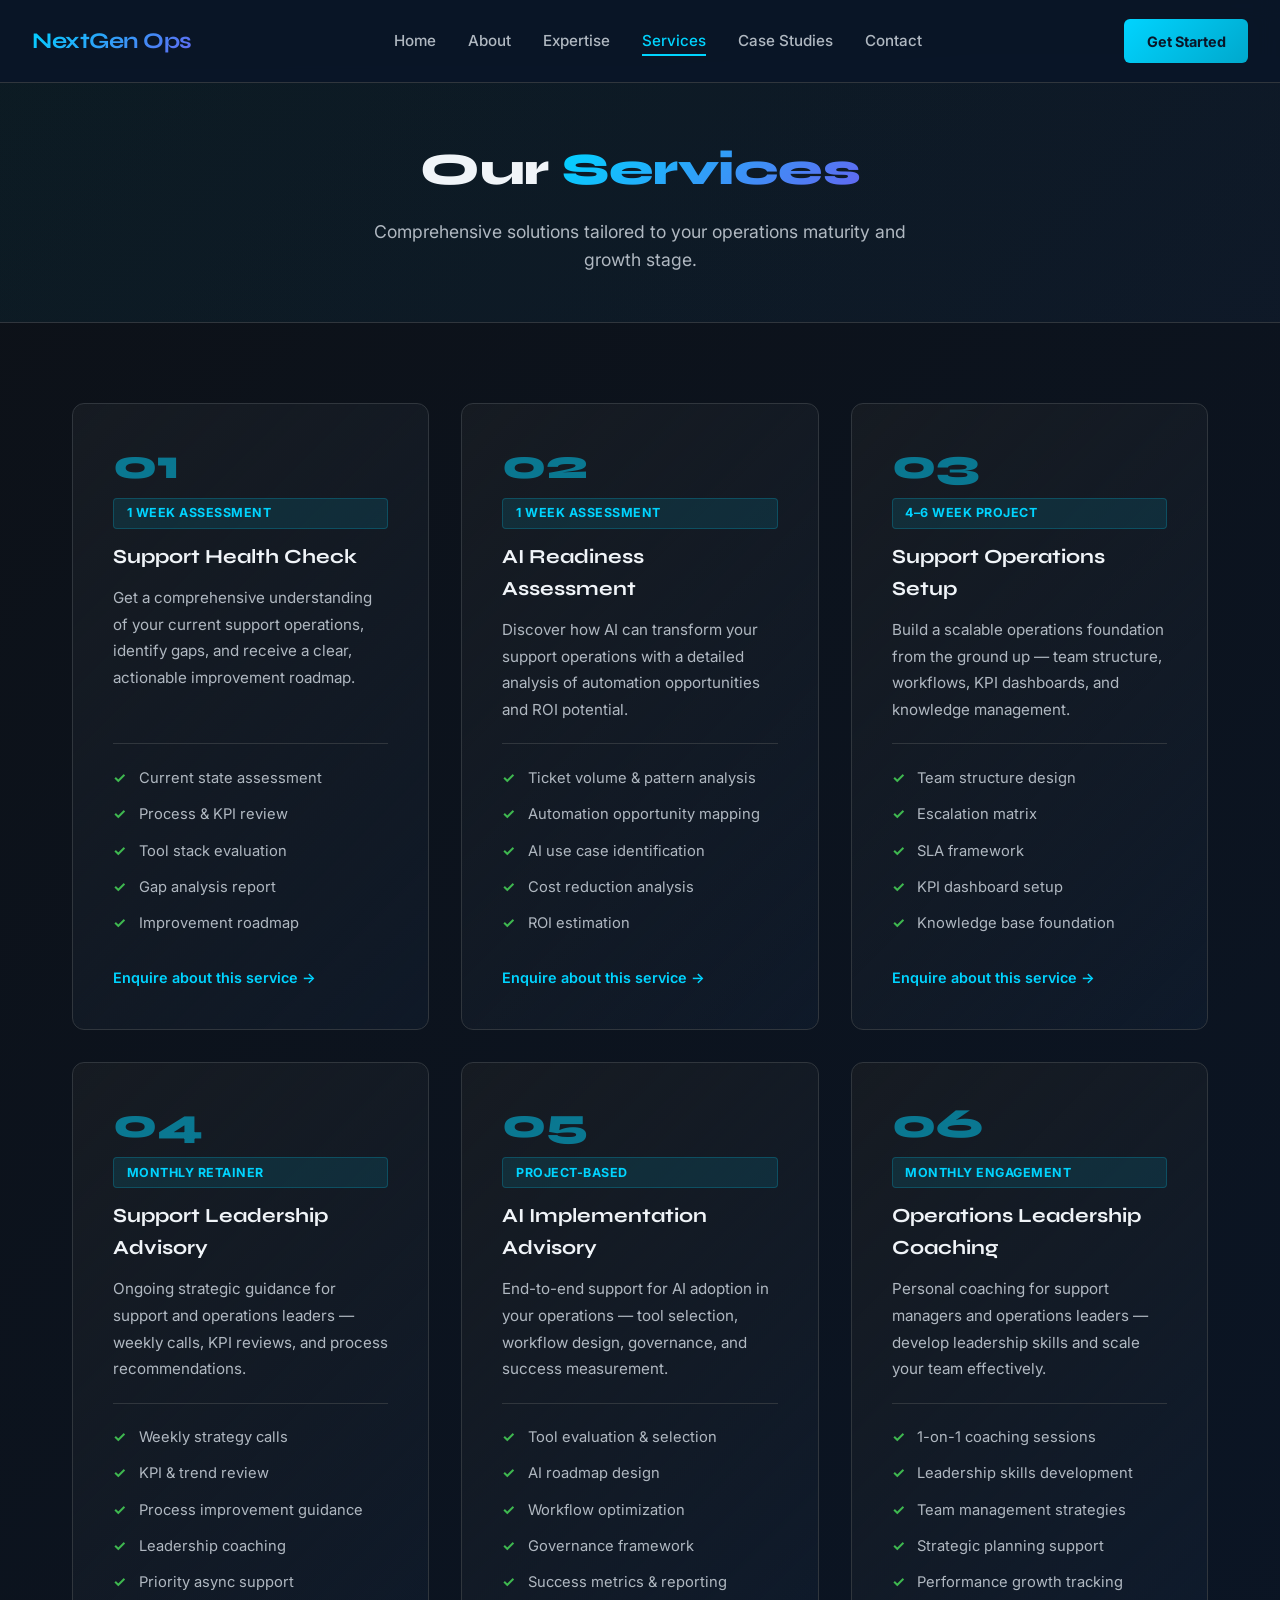
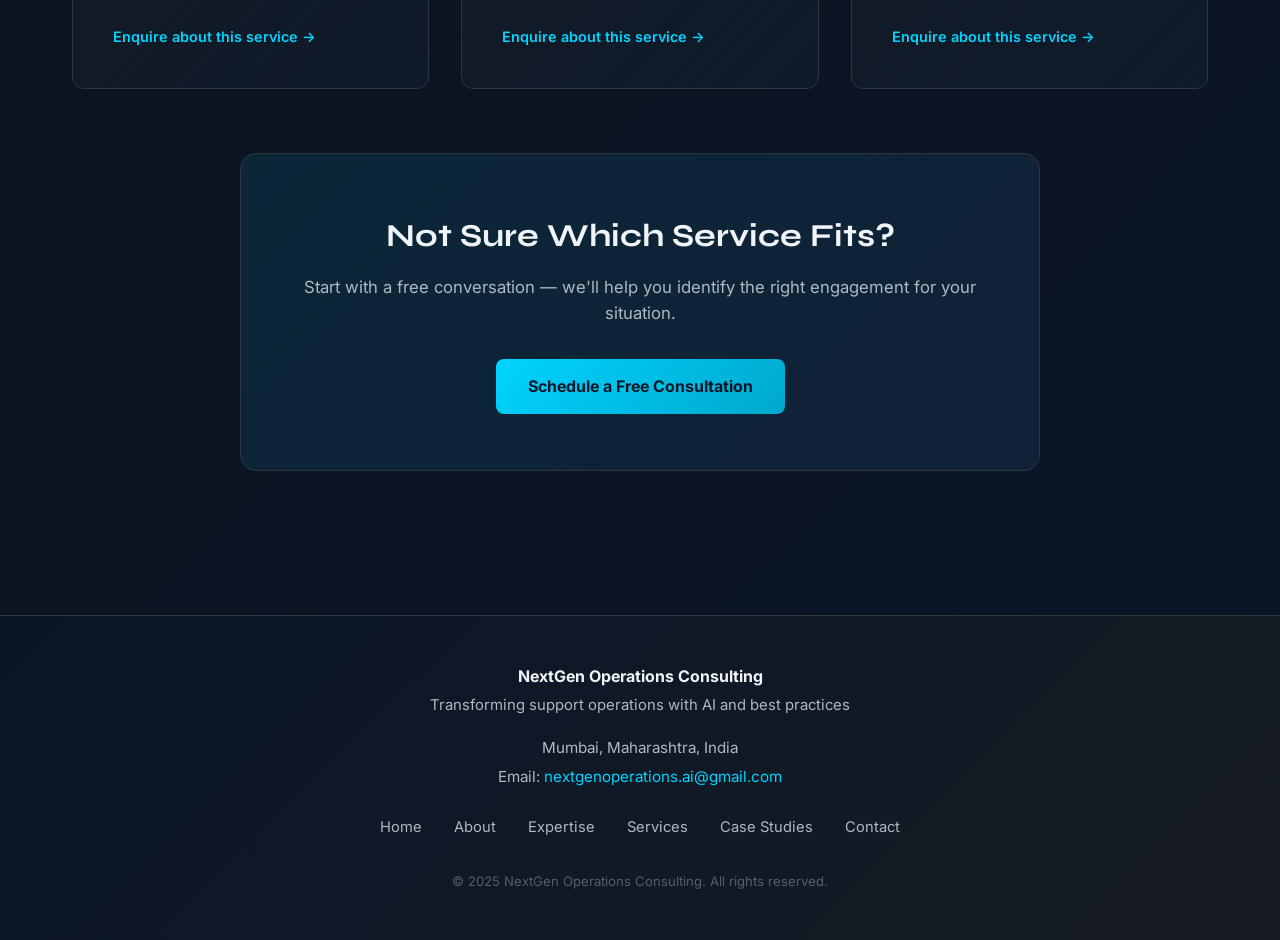
<file: services.html>
<!DOCTYPE html>
<html lang="en">
<head>
    <meta charset="UTF-8">
    <meta name="viewport" content="width=device-width, initial-scale=1.0">
    <title>Services | NextGen Operations</title>
    <link rel="stylesheet" href="styles.css">
    <style>
        .service-card {
            padding: 2.5rem;
            background: linear-gradient(135deg, var(--bg-card) 0%, rgba(30,58,95,0.15) 100%);
            border: 1px solid var(--border);
            border-radius: 12px;
            transition: all 0.3s ease;
            display: flex;
            flex-direction: column;
        }

        .service-card:hover {
            border-color: var(--accent);
            transform: translateY(-7px);
            background: linear-gradient(135deg, rgba(0,212,255,0.04) 0%, rgba(30,58,95,0.25) 100%);
            box-shadow: 0 20px 40px rgba(0,212,255,0.1);
        }

        .svc-number {
            font-family: 'Syne', sans-serif;
            font-size: 2.6rem;
            font-weight: 800;
            color: var(--accent);
            opacity: 0.5;
            line-height: 1;
            margin-bottom: 0.75rem;
        }

        .svc-duration {
            display: inline-block;
            padding: 0.3rem 0.8rem;
            background: rgba(0,212,255,0.1);
            border: 1px solid rgba(0,212,255,0.2);
            border-radius: 4px;
            font-size: 0.78rem;
            color: var(--accent);
            font-weight: 700;
            text-transform: uppercase;
            letter-spacing: 0.5px;
            margin-bottom: 0.75rem;
        }

        .service-card h3 {
            font-family: 'Syne', sans-serif;
            font-size: 1.25rem;
            margin-bottom: 0.75rem;
            color: var(--text-primary);
        }

        .service-card > p {
            color: var(--text-secondary);
            font-size: 0.95rem;
            line-height: 1.75;
            flex-grow: 1;
            margin-bottom: 1.25rem;
        }

        .svc-features {
            list-style: none;
            padding-top: 1rem;
            border-top: 1px solid var(--border);
        }

        .svc-features li {
            padding: 0.4rem 0;
            color: var(--text-secondary);
            font-size: 0.92rem;
            padding-left: 1.6rem;
            position: relative;
        }

        .svc-features li::before {
            content: '✓';
            position: absolute;
            left: 0;
            color: var(--success);
            font-weight: bold;
        }

        .svc-cta {
            display: inline-block;
            margin-top: 1.5rem;
            color: var(--accent);
            text-decoration: none;
            font-size: 0.9rem;
            font-weight: 600;
            transition: opacity 0.2s;
        }

        .svc-cta:hover { opacity: 0.7; }
    </style>
</head>
<body>

<!-- Navigation -->
<nav>
    <a href="index.html" class="logo">NextGen Ops</a>
    <ul class="nav-links">
        <li><a href="index.html">Home</a></li>
        <li><a href="about.html">About</a></li>
        <li><a href="expertise.html">Expertise</a></li>
        <li><a href="services.html" class="active">Services</a></li>
        <li><a href="case-studies.html">Case Studies</a></li>
        <li><a href="contact.html">Contact</a></li>
    </ul>
    <a href="mailto:nextgenoperations.ai@gmail.com" class="nav-cta">Get Started</a>
</nav>

<div class="page-wrapper">

    <!-- Page Hero -->
    <div class="page-hero">
        <h1>Our <span class="highlight">Services</span></h1>
        <p>Comprehensive solutions tailored to your operations maturity and growth stage.</p>
    </div>

    <div class="section">
        <div class="grid-3">

            <div class="service-card">
                <div class="svc-number">01</div>
                <div class="svc-duration">1 Week Assessment</div>
                <h3>Support Health Check</h3>
                <p>Get a comprehensive understanding of your current support operations, identify gaps, and receive a clear, actionable improvement roadmap.</p>
                <ul class="svc-features">
                    <li>Current state assessment</li>
                    <li>Process & KPI review</li>
                    <li>Tool stack evaluation</li>
                    <li>Gap analysis report</li>
                    <li>Improvement roadmap</li>
                </ul>
                <a href="mailto:nextgenoperations.ai@gmail.com" class="svc-cta">Enquire about this service →</a>
            </div>

            <div class="service-card">
                <div class="svc-number">02</div>
                <div class="svc-duration">1 Week Assessment</div>
                <h3>AI Readiness Assessment</h3>
                <p>Discover how AI can transform your support operations with a detailed analysis of automation opportunities and ROI potential.</p>
                <ul class="svc-features">
                    <li>Ticket volume & pattern analysis</li>
                    <li>Automation opportunity mapping</li>
                    <li>AI use case identification</li>
                    <li>Cost reduction analysis</li>
                    <li>ROI estimation</li>
                </ul>
                <a href="mailto:nextgenoperations.ai@gmail.com" class="svc-cta">Enquire about this service →</a>
            </div>

            <div class="service-card">
                <div class="svc-number">03</div>
                <div class="svc-duration">4–6 Week Project</div>
                <h3>Support Operations Setup</h3>
                <p>Build a scalable operations foundation from the ground up — team structure, workflows, KPI dashboards, and knowledge management.</p>
                <ul class="svc-features">
                    <li>Team structure design</li>
                    <li>Escalation matrix</li>
                    <li>SLA framework</li>
                    <li>KPI dashboard setup</li>
                    <li>Knowledge base foundation</li>
                </ul>
                <a href="mailto:nextgenoperations.ai@gmail.com" class="svc-cta">Enquire about this service →</a>
            </div>

            <div class="service-card">
                <div class="svc-number">04</div>
                <div class="svc-duration">Monthly Retainer</div>
                <h3>Support Leadership Advisory</h3>
                <p>Ongoing strategic guidance for support and operations leaders — weekly calls, KPI reviews, and process recommendations.</p>
                <ul class="svc-features">
                    <li>Weekly strategy calls</li>
                    <li>KPI & trend review</li>
                    <li>Process improvement guidance</li>
                    <li>Leadership coaching</li>
                    <li>Priority async support</li>
                </ul>
                <a href="mailto:nextgenoperations.ai@gmail.com" class="svc-cta">Enquire about this service →</a>
            </div>

            <div class="service-card">
                <div class="svc-number">05</div>
                <div class="svc-duration">Project-based</div>
                <h3>AI Implementation Advisory</h3>
                <p>End-to-end support for AI adoption in your operations — tool selection, workflow design, governance, and success measurement.</p>
                <ul class="svc-features">
                    <li>Tool evaluation & selection</li>
                    <li>AI roadmap design</li>
                    <li>Workflow optimization</li>
                    <li>Governance framework</li>
                    <li>Success metrics & reporting</li>
                </ul>
                <a href="mailto:nextgenoperations.ai@gmail.com" class="svc-cta">Enquire about this service →</a>
            </div>

            <div class="service-card">
                <div class="svc-number">06</div>
                <div class="svc-duration">Monthly Engagement</div>
                <h3>Operations Leadership Coaching</h3>
                <p>Personal coaching for support managers and operations leaders — develop leadership skills and scale your team effectively.</p>
                <ul class="svc-features">
                    <li>1-on-1 coaching sessions</li>
                    <li>Leadership skills development</li>
                    <li>Team management strategies</li>
                    <li>Strategic planning support</li>
                    <li>Performance growth tracking</li>
                </ul>
                <a href="mailto:nextgenoperations.ai@gmail.com" class="svc-cta">Enquire about this service →</a>
            </div>

        </div>

        <!-- CTA -->
        <div class="cta-banner">
            <h2>Not Sure Which Service Fits?</h2>
            <p>Start with a free conversation — we'll help you identify the right engagement for your situation.</p>
            <a href="mailto:nextgenoperations.ai@gmail.com" class="btn-primary">Schedule a Free Consultation</a>
        </div>
    </div>

</div>

<!-- Footer -->
<footer>
    <div class="footer-inner">
        <p><strong>NextGen Operations Consulting</strong></p>
        <p style="font-size:0.93rem;margin-top:0.3rem;">Transforming support operations with AI and best practices</p>
        <div class="footer-contact">
            <p>Mumbai, Maharashtra, India</p>
            <p>Email: <a href="mailto:nextgenoperations.ai@gmail.com">nextgenoperations.ai@gmail.com</a></p>
        </div>
        <div class="footer-links">
            <a href="index.html">Home</a>
            <a href="about.html">About</a>
            <a href="expertise.html">Expertise</a>
            <a href="services.html">Services</a>
            <a href="case-studies.html">Case Studies</a>
            <a href="contact.html">Contact</a>
        </div>
        <p class="footer-copy">© 2025 NextGen Operations Consulting. All rights reserved.</p>
    </div>
</footer>

</body>
</html>
</file>
<file: styles.css>
/* ===========================
   NextGen Operations — Shared Styles
   =========================== */

@import url('https://fonts.googleapis.com/css2?family=Syne:wght@400;500;600;700;800&family=Inter:wght@300;400;500;600;700&display=swap');

* {
    margin: 0;
    padding: 0;
    box-sizing: border-box;
}

:root {
    --primary:       #0a1628;
    --secondary:     #1e3a5f;
    --accent:        #00d4ff;
    --accent-warm:   #ff6b35;
    --text-primary:  #f0f4f8;
    --text-secondary:#b0b8c1;
    --bg-dark:       #0d1117;
    --bg-card:       #161b22;
    --border:        #30363d;
    --success:       #3fb950;
}

html { scroll-behavior: smooth; }

body {
    font-family: 'Inter', sans-serif;
    background: linear-gradient(135deg, #0d1117 0%, #0a1628 100%);
    color: var(--text-primary);
    line-height: 1.6;
    min-height: 100vh;
}

/* ── Navigation ── */
nav {
    position: fixed;
    top: 0; left: 0; right: 0;
    padding: 1.2rem 2rem;
    background: rgba(10, 22, 40, 0.97);
    backdrop-filter: blur(10px);
    border-bottom: 1px solid var(--border);
    z-index: 1000;
    display: flex;
    justify-content: space-between;
    align-items: center;
}

.logo {
    font-family: 'Syne', sans-serif;
    font-size: 1.4rem;
    font-weight: 700;
    background: linear-gradient(135deg, var(--accent) 0%, #6366f1 100%);
    -webkit-background-clip: text;
    -webkit-text-fill-color: transparent;
    background-clip: text;
    letter-spacing: -0.5px;
    text-decoration: none;
}

.nav-links {
    display: flex;
    gap: 2rem;
    list-style: none;
}

.nav-links a {
    color: var(--text-secondary);
    text-decoration: none;
    font-weight: 500;
    font-size: 0.95rem;
    transition: color 0.3s ease;
    position: relative;
    padding-bottom: 4px;
}

.nav-links a::after {
    content: '';
    position: absolute;
    bottom: -2px; left: 0;
    width: 0; height: 2px;
    background: var(--accent);
    transition: width 0.3s ease;
}

.nav-links a:hover,
.nav-links a.active {
    color: var(--accent);
}

.nav-links a:hover::after,
.nav-links a.active::after {
    width: 100%;
}

.nav-cta {
    padding: 0.65rem 1.4rem;
    background: linear-gradient(135deg, var(--accent) 0%, #00a8cc 100%);
    color: var(--primary) !important;
    border-radius: 6px;
    font-weight: 700 !important;
    font-size: 0.9rem !important;
    text-decoration: none;
    transition: all 0.3s ease !important;
    white-space: nowrap;
}

.nav-cta:hover {
    transform: translateY(-2px);
    box-shadow: 0 10px 24px rgba(0, 212, 255, 0.35);
    color: var(--primary) !important;
}

.nav-cta::after { display: none !important; }

/* ── Page wrapper ── */
.page-wrapper {
    margin-top: 70px;
}

/* ── Section base ── */
.section {
    padding: 5rem 2rem;
    max-width: 1200px;
    margin: 0 auto;
}

.section-full {
    padding: 5rem 2rem;
}

.section-full .inner {
    max-width: 1200px;
    margin: 0 auto;
}

.section h2 {
    font-family: 'Syne', sans-serif;
    font-size: 2.4rem;
    font-weight: 700;
    margin-bottom: 0.75rem;
    color: var(--text-primary);
}

.section-subtitle {
    font-size: 1.05rem;
    color: var(--text-secondary);
    margin-bottom: 3rem;
    max-width: 620px;
}

/* ── Buttons ── */
.btn-primary {
    display: inline-block;
    padding: 0.9rem 2rem;
    background: linear-gradient(135deg, var(--accent) 0%, #00a8cc 100%);
    color: var(--primary);
    border: none;
    border-radius: 8px;
    font-family: 'Inter', sans-serif;
    font-weight: 700;
    font-size: 1rem;
    cursor: pointer;
    text-decoration: none;
    transition: all 0.3s ease;
}

.btn-primary:hover {
    transform: translateY(-3px);
    box-shadow: 0 16px 36px rgba(0, 212, 255, 0.4);
}

.btn-secondary {
    display: inline-block;
    padding: 0.9rem 2rem;
    background: transparent;
    color: var(--accent);
    border: 2px solid var(--accent);
    border-radius: 8px;
    font-family: 'Inter', sans-serif;
    font-weight: 700;
    font-size: 1rem;
    cursor: pointer;
    text-decoration: none;
    transition: all 0.3s ease;
}

.btn-secondary:hover {
    background: rgba(0, 212, 255, 0.1);
    transform: translateY(-3px);
}

/* ── Cards ── */
.card {
    padding: 2rem;
    background: var(--bg-card);
    border: 1px solid var(--border);
    border-radius: 12px;
    transition: all 0.3s ease;
    position: relative;
    overflow: hidden;
}

.card::before {
    content: '';
    position: absolute;
    top: 0; left: 0; right: 0;
    height: 3px;
    background: linear-gradient(90deg, var(--accent) 0%, transparent 100%);
    opacity: 0;
    transition: opacity 0.3s ease;
}

.card:hover {
    border-color: var(--accent);
    transform: translateY(-6px);
    box-shadow: 0 20px 40px rgba(0, 212, 255, 0.1);
}

.card:hover::before { opacity: 1; }

/* ── Grid layouts ── */
.grid-2 { display: grid; grid-template-columns: repeat(auto-fit, minmax(280px, 1fr)); gap: 2rem; }
.grid-3 { display: grid; grid-template-columns: repeat(auto-fit, minmax(300px, 1fr)); gap: 2rem; }
.grid-4 { display: grid; grid-template-columns: repeat(auto-fit, minmax(250px, 1fr)); gap: 2rem; }

/* ── Page hero (inner pages) ── */
.page-hero {
    padding: 4rem 2rem 3rem;
    text-align: center;
    border-bottom: 1px solid var(--border);
    background: linear-gradient(135deg, rgba(0,212,255,0.05) 0%, rgba(30,58,95,0.15) 100%);
}

.page-hero h1 {
    font-family: 'Syne', sans-serif;
    font-size: 2.8rem;
    font-weight: 800;
    margin-bottom: 0.75rem;
    letter-spacing: -0.5px;
}

.page-hero h1 .highlight {
    background: linear-gradient(135deg, var(--accent) 0%, #6366f1 100%);
    -webkit-background-clip: text;
    -webkit-text-fill-color: transparent;
    background-clip: text;
}

.page-hero p {
    font-size: 1.1rem;
    color: var(--text-secondary);
    max-width: 560px;
    margin: 0 auto;
}

/* ── CTA Banner ── */
.cta-banner {
    background: linear-gradient(135deg, rgba(0,212,255,0.1) 0%, rgba(30,58,95,0.3) 100%);
    border: 1px solid var(--border);
    border-radius: 16px;
    padding: 3.5rem 2rem;
    text-align: center;
    margin: 4rem auto;
    max-width: 800px;
}

.cta-banner h2 {
    font-family: 'Syne', sans-serif;
    font-size: 2rem;
    font-weight: 700;
    margin-bottom: 0.75rem;
}

.cta-banner p {
    color: var(--text-secondary);
    font-size: 1.05rem;
    margin-bottom: 2rem;
}

/* ── Footer ── */
footer {
    background: linear-gradient(135deg, #0a1628 0%, #161b22 100%);
    border-top: 1px solid var(--border);
    padding: 3rem 2rem;
    text-align: center;
    color: var(--text-secondary);
}

.footer-inner {
    max-width: 900px;
    margin: 0 auto;
}

footer strong { color: var(--text-primary); }

.footer-contact {
    margin: 1rem 0;
    font-size: 0.95rem;
    line-height: 1.9;
}

.footer-contact a {
    color: var(--accent);
    text-decoration: none;
}

.footer-links {
    display: flex;
    justify-content: center;
    gap: 2rem;
    margin-top: 1.5rem;
    flex-wrap: wrap;
}

.footer-links a {
    color: var(--text-secondary);
    text-decoration: none;
    font-size: 0.92rem;
    transition: color 0.3s ease;
}

.footer-links a:hover { color: var(--accent); }

.footer-copy {
    margin-top: 2rem;
    font-size: 0.82rem;
    color: #555e6a;
}

/* ── Animations ── */
@keyframes fadeUp {
    from { opacity: 0; transform: translateY(24px); }
    to   { opacity: 1; transform: translateY(0); }
}

@keyframes float {
    0%, 100% { transform: translateY(0); }
    50%       { transform: translateY(-24px); }
}

/* ── Responsive ── */
@media (max-width: 900px) {
    .nav-links { gap: 1.2rem; font-size: 0.88rem; }
}

@media (max-width: 768px) {
    nav { flex-wrap: wrap; gap: 0.8rem; padding: 1rem; }
    .nav-links { gap: 0.9rem; flex-wrap: wrap; }
    .page-hero h1 { font-size: 2rem; }
    .section h2 { font-size: 1.9rem; }
    .grid-2, .grid-3, .grid-4 { grid-template-columns: 1fr; }
    .nav-cta { display: none; }
}
</file>
